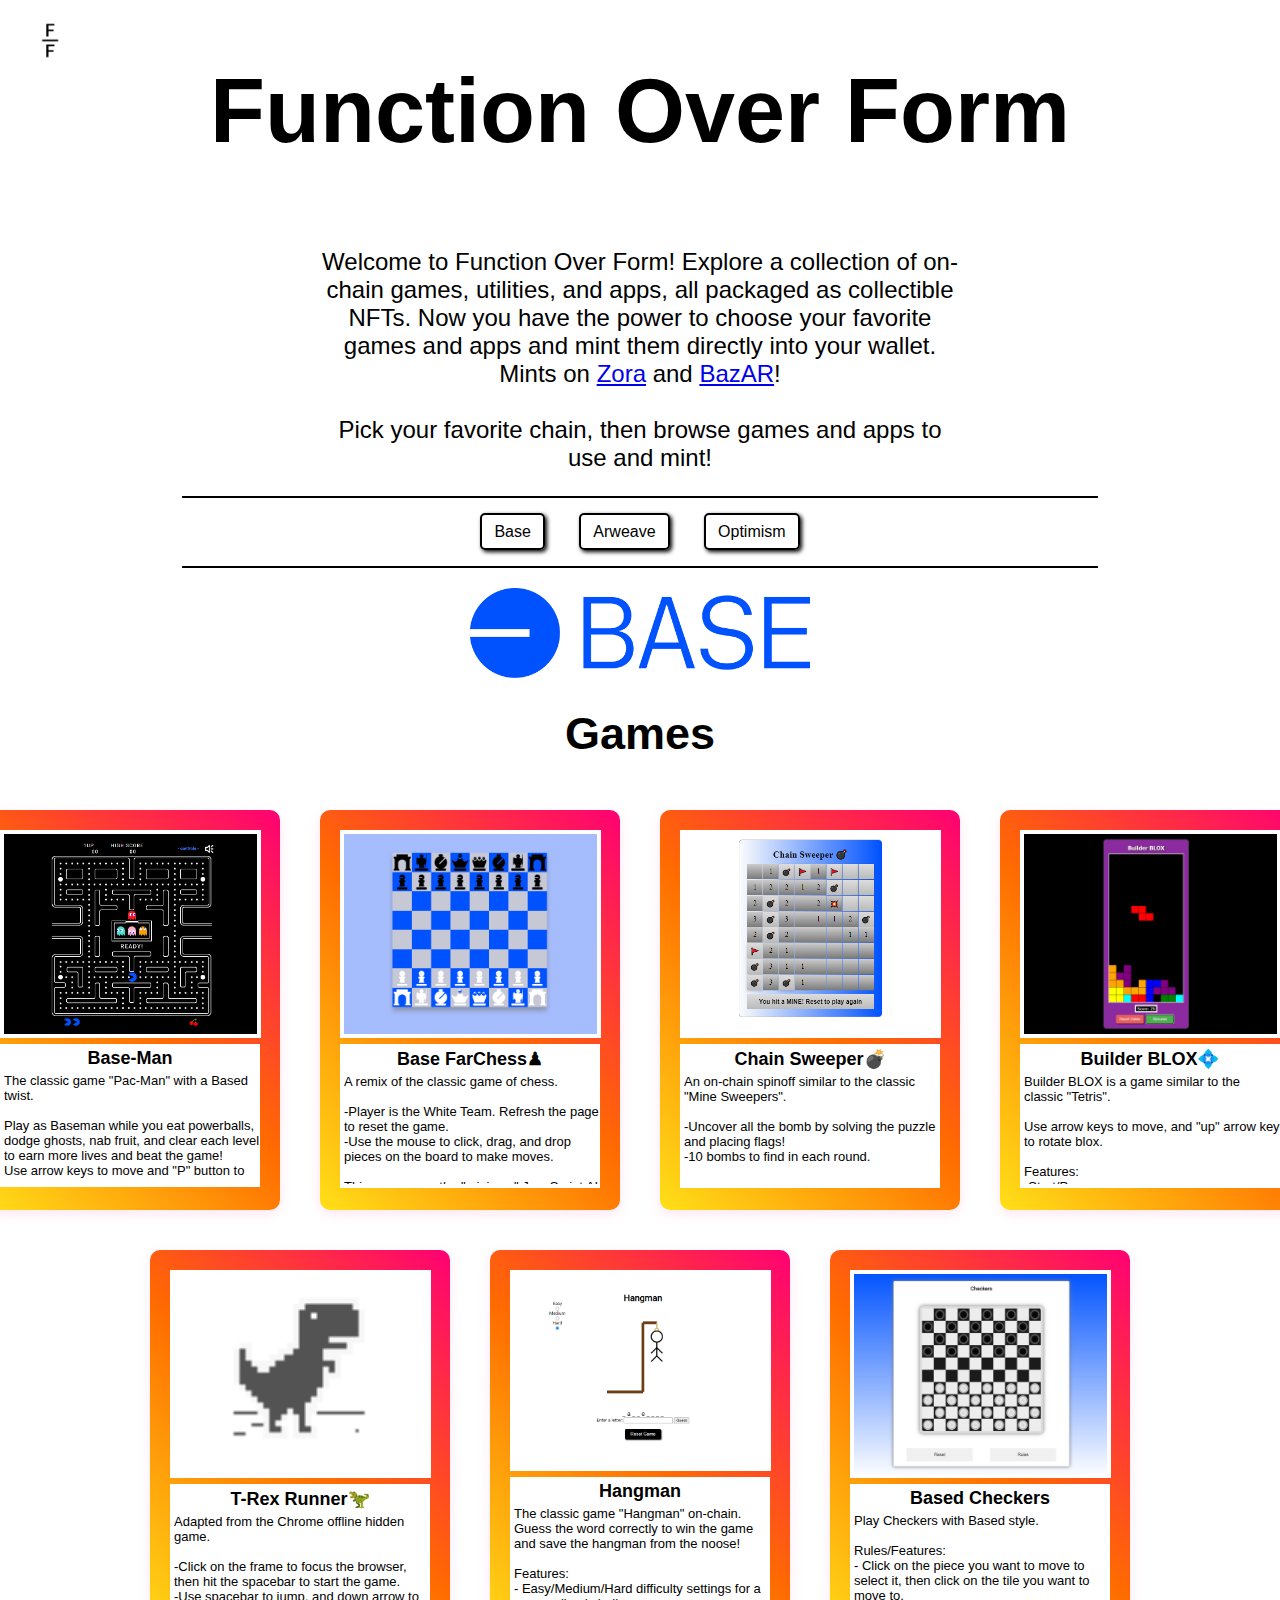
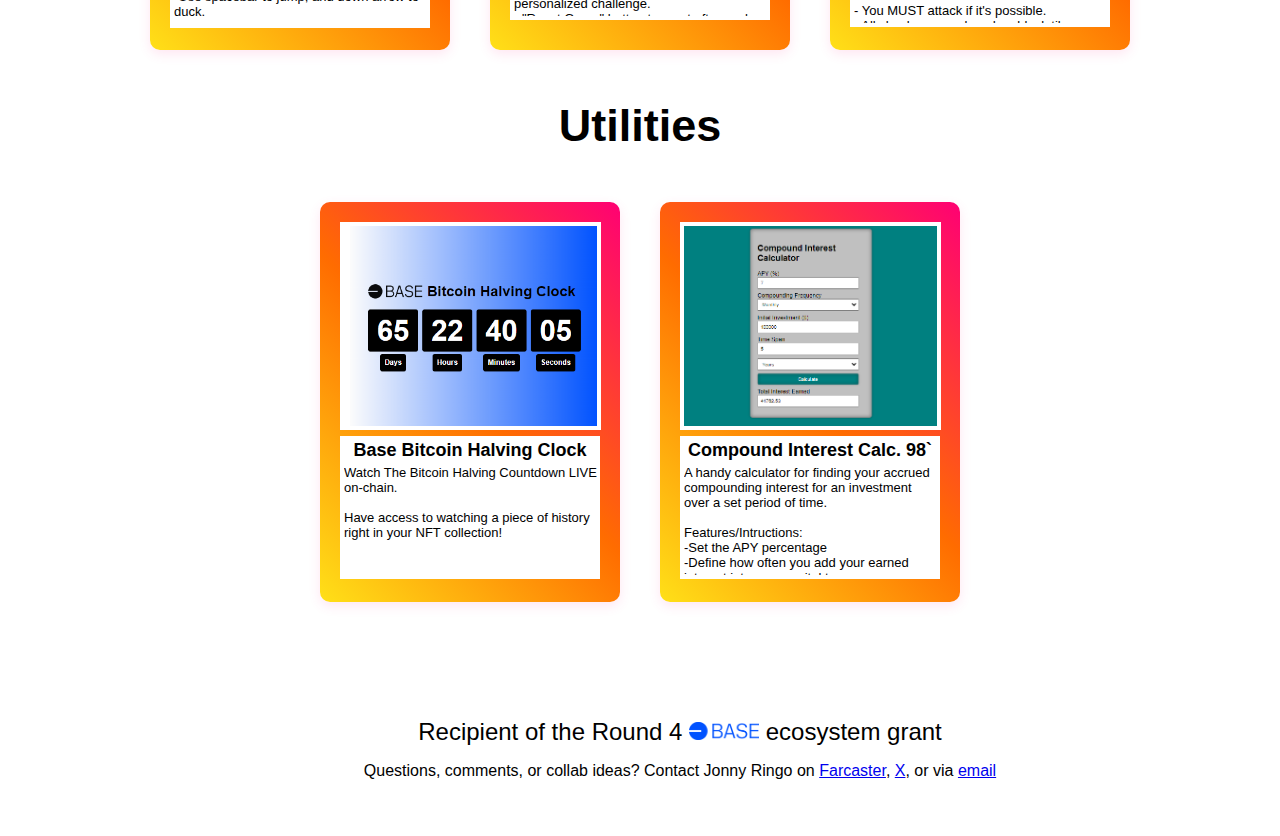
<file: index.html>
<!DOCTYPE html>
<html lang="en">
<head>
    <meta charset="UTF-8">
    <meta name="viewport" content="width=device-width, initial-scale=1.0">
    <meta name="description" content="Explore a collection of on-chain games, utilities, and apps, all packaged as unique NFTs on Base.">
    <meta name="keywords" content="games, apps, gallery, on-chain, NFT">
    <title>Function Over Form</title>
        <!-- Favicon -->
        <link rel="icon" type="image/png" href="img/ff_icon.png">

        <!-- Facebook/Discord/ETC Meta Tags -->
        <meta property="og:url" content="https://functionoverform.xyz/">
        <meta property="og:type" content="website">
        <meta property="og:title" content="Function Over Form - Base">
        <meta property="og:description" content="Explore a collection of on-chain games, utilities, and apps, all packaged as collectible NFTs.">
        <meta property="og:image" content="https://functionoverform.xyz/img/ffmeta.png">

        <!-- Twitter Meta Tags -->
        <meta name="twitter:card" content="summary_large_image">
        <meta property="twitter:domain" content="functionoverform.xyz">
        <meta property="twitter:url" content="https://functionoverform.xyz/">
        <meta name="twitter:title" content="Function Over Form - Base">
        <meta name="twitter:description" content="Explore a collection of on-chain games, utilities, and apps, all packaged as unique NFTs on Base.">
        <meta name="twitter:image" content="https://functionoverform.xyz/img/ffmeta.png">


    <link rel="stylesheet" href="styles.css">
    
</head>
<body>
    <header>
        <a href="index.html" id="home-link">
            <img src="img/ff_icon.png" alt="Home Icon">
        </a>
        <h1>Function Over Form</h1>
    </header>
    <div id="intro">
        <p>Welcome to Function Over Form! Explore a collection of on-chain games, utilities, and apps, all packaged as collectible NFTs. Now you have the power to choose your favorite games and apps and mint them directly into your wallet. 
            Mints on <a href="https://zora.co/collect/base:0x5f69da5da41e5472afb88fc291e7a92b7f15fbc5">Zora</a> and <a href="https://bazar.arweave.dev/#/collection/W8EbGomH4x-P-VqwrwSWTvcK3aIclRkAZPJL9rZytpc">BazAR</a>!
        <br><br>Pick your favorite chain, then browse games and apps to use and mint!</p>
    </div>
    <nav class="page-menu">
        <a id="nav" href="index.html">Base</a>
        <a id="nav" href="arweave.html">Arweave</a>
        <a id="nav" href="optimism.html">Optimism</a>
        
    </nav>

    <div>
        <img id="baselogo" src="img/baselogo.png" alt="BASE Logo">
        <section>
            
            <h1 id="games">Games</h1>
            <div id="gallery">

                <div class="card" onclick="window.open('https://zora.co/collect/base:0x5f69da5da41e5472afb88fc291e7a92b7f15fbc5/3?referrer=0xb386c139442a81a482424F11214E70625A2c7109', '_blank');">
                    <img src="img/baseman.png" alt="Base-Man">
                    <h2>Base-Man</h2>
                    <p>The classic game "Pac-Man" with a Based twist.<br><br>
                        Play as Baseman while you eat powerballs, dodge ghosts, nab fruit, and clear each level to earn more lives and beat the game!
                    <br>Use arrow keys to move and "P" button to pause.</p>
                </div>
                
                <div class="card" onclick="window.open('https://zora.co/collect/base:0x5f69da5da41e5472afb88fc291e7a92b7f15fbc5/6?referrer=0xb386c139442a81a482424F11214E70625A2c7109', '_blank');">
                    <img src="img/bchess.png" alt="Base FarChess♟">
                    <h2>Base FarChess♟</h2>
                    <p>A remix of the classic game of chess.<br>
                    <br>-Player is the White Team. Refresh the page to reset the game. 
                    <br>-Use the mouse to click, drag, and drop pieces on the board to make moves. 
                    <br><br>This game uses the "minimax" JavaScript AI chess engine to calculate Black's moves.<br>
                    <br>NOTE: If you get a "page unresponsive" Error, ignore it. The algo takes time to calculate, and it WILL move the opponent piece.</p>
                </div>
                
                
                <div class="card" onclick="window.open('https://zora.co/collect/base:0x5f69da5da41e5472afb88fc291e7a92b7f15fbc5/2?referrer=0xb386c139442a81a482424F11214E70625A2c7109', '_blank');">
                    <img src="img/sweep.png" alt="Chain Sweeper💣">
                    <h2>Chain Sweeper💣</h2>
                    <p>An on-chain spinoff similar to the classic "Mine Sweepers".<br><br>
                    -Uncover all the bomb by solving the puzzle and placing flags!<br>
                    -10 bombs to find in each round.</p>
                </div>
                
                
                <div class="card"  onclick="window.open('https://zora.co/collect/base:0x5f69da5da41e5472afb88fc291e7a92b7f15fbc5/5?referrer=0xb386c139442a81a482424F11214E70625A2c7109', '_blank');">
                    <img src="img/bbt.png" alt="Builder BLOX💠">
                    <h2>Builder BLOX💠</h2>
                    <p>Builder BLOX is a game similar to the classic "Tetris".<br>
                    <br>Use arrow keys to move, and "up" arrow key to rotate blox.<br>
                    <br>Features:
                    <br>-Start/Pause
                    <br>-Reset Game
                    <br>-Difficulty(speed) increase every 20 points earned
                    <br>-Point multipliers for clearing multiple rows</p>
                </div>
                
                
             
                
            </div>
        </section>
                  <!-- 2nd row of Gaming cards -->
        <section>
            <div id="gallery">

                <div class="card" onclick="window.open('https://zora.co/collect/base:0x5f69da5da41e5472afb88fc291e7a92b7f15fbc5/3?referrer=0xb386c139442a81a482424F11214E70625A2c7109', '_blank');">
                    <img src="img/trex.png" alt="T-Rex Runner🦖">
                    <h2>T-Rex Runner🦖</h2>
                    <p>Adapted from the Chrome offline hidden game.<br><br>
                    -Click on the frame to focus the browser, then hit the spacebar to start the game.
                    <br>-Use spacebar to jump, and down arrow to duck.</p>
                </div>
                
                <div class="card" onclick="window.open('https://zora.co/collect/base:0x5f69da5da41e5472afb88fc291e7a92b7f15fbc5/7?referrer=0xb386c139442a81a482424F11214E70625A2c7109', '_blank');">
                    <img src="img/hangman.png" alt="Hangman">
                    <h2>Hangman</h2>
                    <p>The classic game "Hangman" on-chain. Guess the word correctly to win the game and save the hangman from the noose!<br>
                        <br>Features: 
                        <br>- Easy/Medium/Hard difficulty settings for a personalized challenge. 
                        <br>- "Reset Game" button to reset after each game.
                        <br>- "Guess" button to submit each letter guess you enter.</p>
                    
                </div>


                <div class="card" onclick="window.open('https://zora.co/collect/base:0x5f69da5da41e5472afb88fc291e7a92b7f15fbc5/9?referrer=0xb386c139442a81a482424F11214E70625A2c7109', '_blank');">
                    <img src="img/checkerst.png" alt="Hangman">
                    <h2>Based Checkers</h2>
                    <p>Play Checkers with Based style.<br>
                        <br>Rules/Features: 
                        <br>- Click on the piece you want to move to select it, then click on the tile you want to move to. 
                        <br>- You MUST attack if it's possible.
                        <br>- All checkers are played on black tiles.
                        <br>- Basic pieces can only go forward. 
                        <br>- After reaching the end of the board basic a piece becomes a king.
                        <br>- You can jump multiple pieces if they are going forward, or the piece moving is a King.
                        <br>- King can go any direction.
                        <br>- Player wins when there's no enemy checkers left or if the enemy can't move.
                    </p>
                    
                </div>
                
                
            </div>
        </section>
        <section>
            <h1 id="utilities">Utilities</h1>
            <div id="utilityGallery">
                <!-- Utility gallery content -->
                
                <div class="card" onclick="window.open('https://zora.co/collect/base:0x5f69da5da41e5472afb88fc291e7a92b7f15fbc5/1?referrer=0xb386c139442a81a482424F11214E70625A2c7109', '_blank');">
                    <img src="img/bbc.png" alt="Base Bitcoin Halving Clock">
                    <h2>Base Bitcoin Halving Clock</h2>
                    <p>Watch The Bitcoin Halving Countdown LIVE on-chain.<br><br>
                    Have access to watching a piece of history right in your NFT collection!</p>
                </div>
                
    
                
                <div class="card" onclick="window.open('https://zora.co/collect/base:0x5f69da5da41e5472afb88fc291e7a92b7f15fbc5/4?referrer=0xb386c139442a81a482424F11214E70625A2c7109', '_blank');">
                    <img src="img/calc.png" alt="Compound Interest Calculator 98`">
                    <h2>Compound Interest Calc. 98`</h2>
                    <p>A handy calculator for finding your accrued compounding interest for an investment over a set period of time.<br>
                    <br>Features/Intructions:
                    <br>-Set the APY percentage
                    <br>-Define how often you add your earned interest into your capitol to earn more yield(Compounding Frequency)
                    <br>-Enter your total amount originally invested
                    <br>-Choose how long the investment will compound for, in years or months
                    <br>-Select "Calculate", and the total shown is the amount of interst you will earn(it does not include your original investment amount)</p>
                </div>
                <!-- Add more utility cards as needed -->
            </div>
        </section>

    
</body>

<footer>
    <p><a href="https://x.com/base/status/1776325576636481903" id="Based" target="_blank">Recipient of the Round 4 <img id="basefooter" src="img/baselogo.png" alt="BASE Logo"> ecosystem grant</a></p>
    <p id="footer-contact"> Questions, comments, or collab ideas? Contact Jonny Ringo on <a href="https://warpcast.com/jonnyringo.eth">Farcaster</a>, <a href="https://twitter.com/JonnyRingo711">X</a>, or via <a href="mailto:ravensnestx16r@gmail.com">email</a></p>
    
</footer>
</html>
</file>
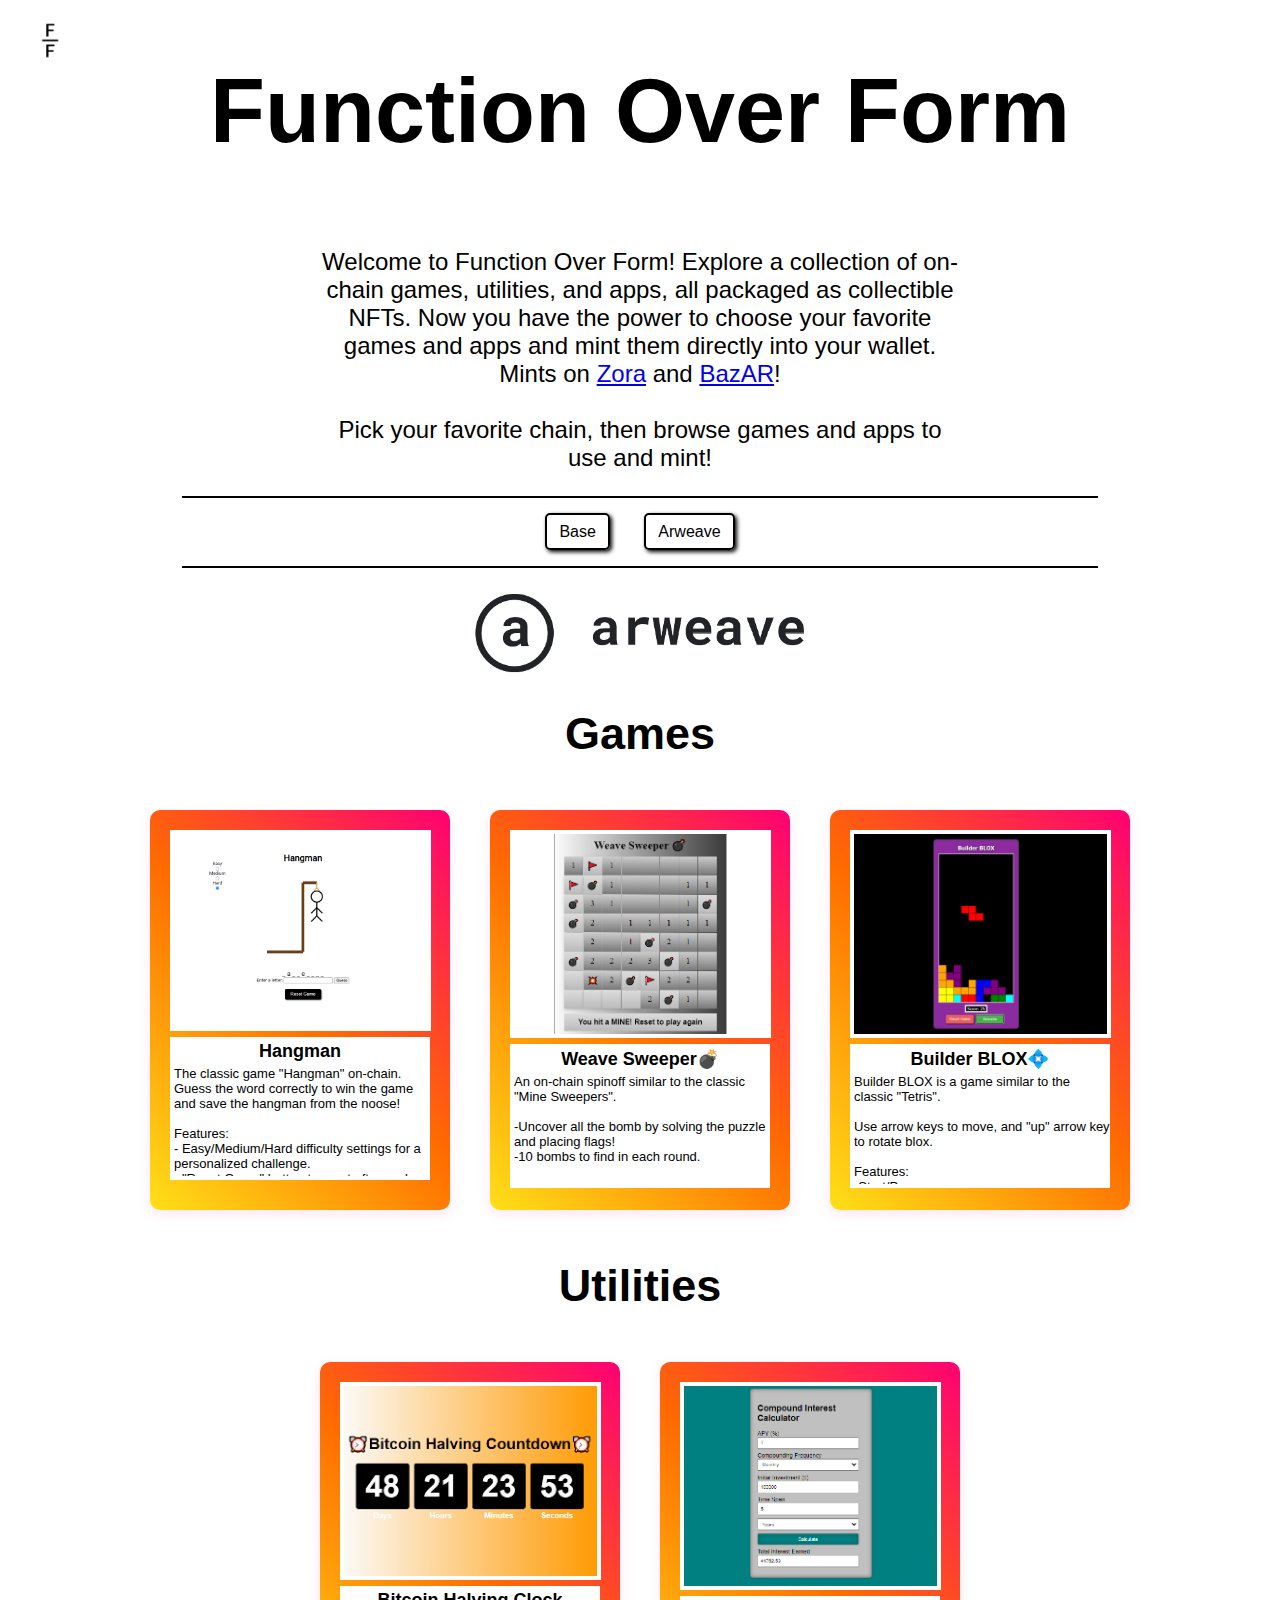
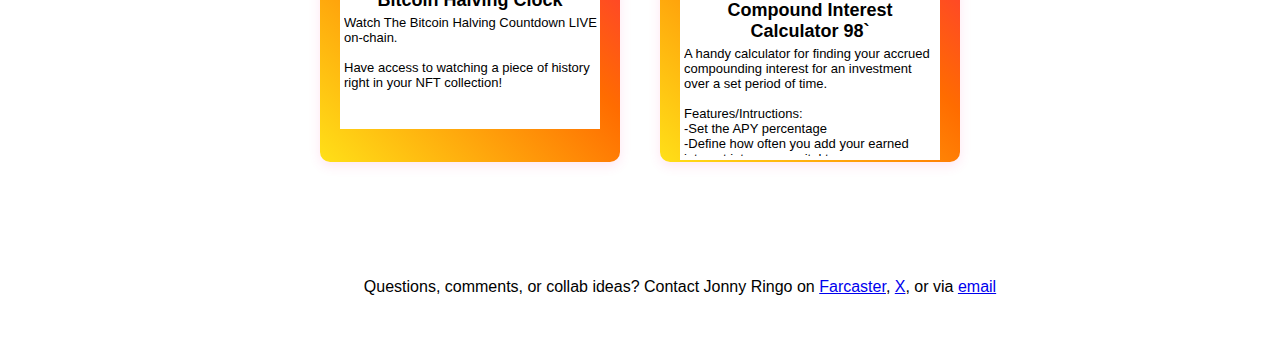
<file: arweave.html>
<!DOCTYPE html>
<html lang="en">
<head>
    <meta charset="UTF-8">
    <meta name="viewport" content="width=device-width, initial-scale=1.0">
    <meta name="description" content="Explore a collection of on-chain games, utilities, and apps, all packaged as unique NFTs on Base.">
    <meta name="keywords" content="games, apps, gallery, on-chain, NFT">
    <title>Function Over Form</title>
        <!-- Favicon -->
        <link rel="icon" type="image/png" href="img/ff_icon.png">

        <!-- Facebook/Discord/ETC Meta Tags -->
        <meta property="og:url" content="https://functionoverform.xyz/">
        <meta property="og:type" content="website">
        <meta property="og:title" content="Function Over Form">
        <meta property="og:description" content="Explore a collection of on-chain games, utilities, and apps, all packaged as collectible NFTs.">
        <meta property="og:image" content="https://functionoverform.xyz/img/ffmeta.png">

        <!-- Twitter Meta Tags -->
        <meta name="twitter:card" content="summary_large_image">
        <meta property="twitter:domain" content="functionoverform.xyz">
        <meta property="twitter:url" content="https://functionoverform.xyz/">
        <meta name="twitter:title" content="Function Over Form">
        <meta name="twitter:description" content="Explore a collection of on-chain games, utilities, and apps, all packaged as unique NFTs on Base.">
        <meta name="twitter:image" content="https://functionoverform.xyz/img/ffmeta.png">


    <link rel="stylesheet" href="styles.css">
    
</head>
<body>
    <header>
        <a href="index.html" id="home-link">
            <img src="img/ff_icon.png" alt="Home Icon">
        </a>
        <h1>Function Over Form</h1>
    </header>
    <div id="intro">
        <p>Welcome to Function Over Form! Explore a collection of on-chain games, utilities, and apps, all packaged as collectible NFTs. Now you have the power to choose your favorite games and apps and mint them directly into your wallet. 
            Mints on <a href="https://zora.co/collect/base:0x5f69da5da41e5472afb88fc291e7a92b7f15fbc5">Zora</a> and <a href="https://bazar.arweave.dev/#/asset/d8LJst6S5DxDMGE8ZraxM7FtvJMSJ4OhymTJsr3iHhE">BazAR</a>!
        <br><br>Pick your favorite chain, then browse games and apps to use and mint!</p>
    </div>
    <nav class="page-menu">
        <a href="index.html">Base</a>
        <a href="arweave.html">Arweave</a>
        
    </nav>

    <div>
        <img id="arweavelogo" src="img/alogo.png" alt="Arweave logo">
        <section>
            
            <h1 id="games">Games</h1>
            <div id="gallery">
                
                <div class="card" onclick="window.open('https://bazar.arweave.dev/#/asset/A6vBvnIngeUePIqreKsVClgZfXyaRctO39Ae64Cs1CM', '_blank');">
                    <img src="img/hangman.png" alt="Hangman">
                    <h2>Hangman</h2>
                    <p>The classic game "Hangman" on-chain. Guess the word correctly to win the game and save the hangman from the noose!<br>
                    <br>Features: 
                    <br>- Easy/Medium/Hard difficulty settings for a personalized challenge. 
                    <br>- "Reset Game" button to reset after each game.
                    <br>- "Guess" button to submit each letter guess you enter.</p>
                </div>
                
                
                <div class="card" onclick="window.open('https://zora.co/collect/base:0x5f69da5da41e5472afb88fc291e7a92b7f15fbc5/2?referrer=0xb386c139442a81a482424F11214E70625A2c7109', '_blank');">
                    <img src="img/wsweep.png" alt="Chain Sweeper💣">
                    <h2>Weave Sweeper💣</h2>
                    <p>An on-chain spinoff similar to the classic "Mine Sweepers".<br><br>
                    -Uncover all the bomb by solving the puzzle and placing flags!<br>
                    -10 bombs to find in each round.</p>
                </div>
                
                
                <div class="card"  onclick="window.open('https://bazar.arweave.dev/#/asset/d8LJst6S5DxDMGE8ZraxM7FtvJMSJ4OhymTJsr3iHhE', '_blank');">
                    <img src="img/bbt.png" alt="Builder BLOX💠">
                    <h2>Builder BLOX💠</h2>
                    <p>Builder BLOX is a game similar to the classic "Tetris".<br>
                    <br>Use arrow keys to move, and "up" arrow key to rotate blox.<br>
                    <br>Features:
                    <br>-Start/Pause
                    <br>-Reset Game
                    <br>-Difficulty(speed) increase every 20 points earned
                    <br>-Point multipliers for clearing multiple rows</p>
                </div>
                
                <!--
                <div class="card" onclick="window.open('https://zora.co/collect/base:0x5f69da5da41e5472afb88fc291e7a92b7f15fbc5/3?referrer=0xb386c139442a81a482424F11214E70625A2c7109', '_blank');">
                    <img src="img/trex.png" alt="T-Rex Runner🦖">
                    <h2>T-Rex Runner🦖</h2>
                    <p>Adapted from the Chrome offline hidden game.<br><br>
                    -Click on the frame to focus the browser, then hit the spacebar to start the game.
                    <br>-Use spacebar to jump, and down arrow to duck.</p>
                </div>
                -->
            </div>
        </section>
                  <!-- 2nd row of Gaming cards -->
        <section>
            <div id="gallery">
                <!--
                
                -->
                
            </div>
        </section>
        <section>
            <h1 id="utilities">Utilities</h1>
            <div id="utilityGallery">
                <!-- Utility gallery content -->
                
                <div class="card" onclick="window.open('https://bazar.arweave.dev/#/asset/rOkB-jJbzmHRTku17-bApbPFrf9jsVSvgqFSEifhVUQ', '_blank');">
                    <img src="img/bhc.png" alt="Base Bitcoin Halving Clock">
                    <h2>Bitcoin Halving Clock</h2>
                    <p>Watch The Bitcoin Halving Countdown LIVE on-chain.<br><br>
                    Have access to watching a piece of history right in your NFT collection!</p>
                </div>
                
    
                
                <div class="card" onclick="window.open('https://bazar.arweave.dev/#/asset/vHEeIjszewJg1odc3lIOEpYT1f5CPZk3tX9pBpIXhro', '_blank');">
                    <img src="img/calc.png" alt="Compound Interest Calculator 98`">
                    <h2>Compound Interest Calculator 98`</h2>
                    <p>A handy calculator for finding your accrued compounding interest for an investment over a set period of time.<br>
                    <br>Features/Intructions:
                    <br>-Set the APY percentage
                    <br>-Define how often you add your earned interest into your capitol to earn more yield(Compounding Frequency)
                    <br>-Enter your total amount originally invested
                    <br>-Choose how long the investment will compound for, in years or months
                    <br>-Select "Calculate", and the total shown is the amount of interst you will earn(it does not include your original investment amount)</p>
                </div>
                <!-- Add more utility cards as needed -->
            </div>
        </section>

    
</body>

<footer>
    <p id="footer-contact"> Questions, comments, or collab ideas? Contact Jonny Ringo on <a href="https://warpcast.com/jonnyringo.eth">Farcaster</a>, <a href="https://twitter.com/JonnyRingo711">X</a>, or via <a href="mailto:ravensnestx16r@gmail.com">email</a></p>
</footer>
</html>
</file>
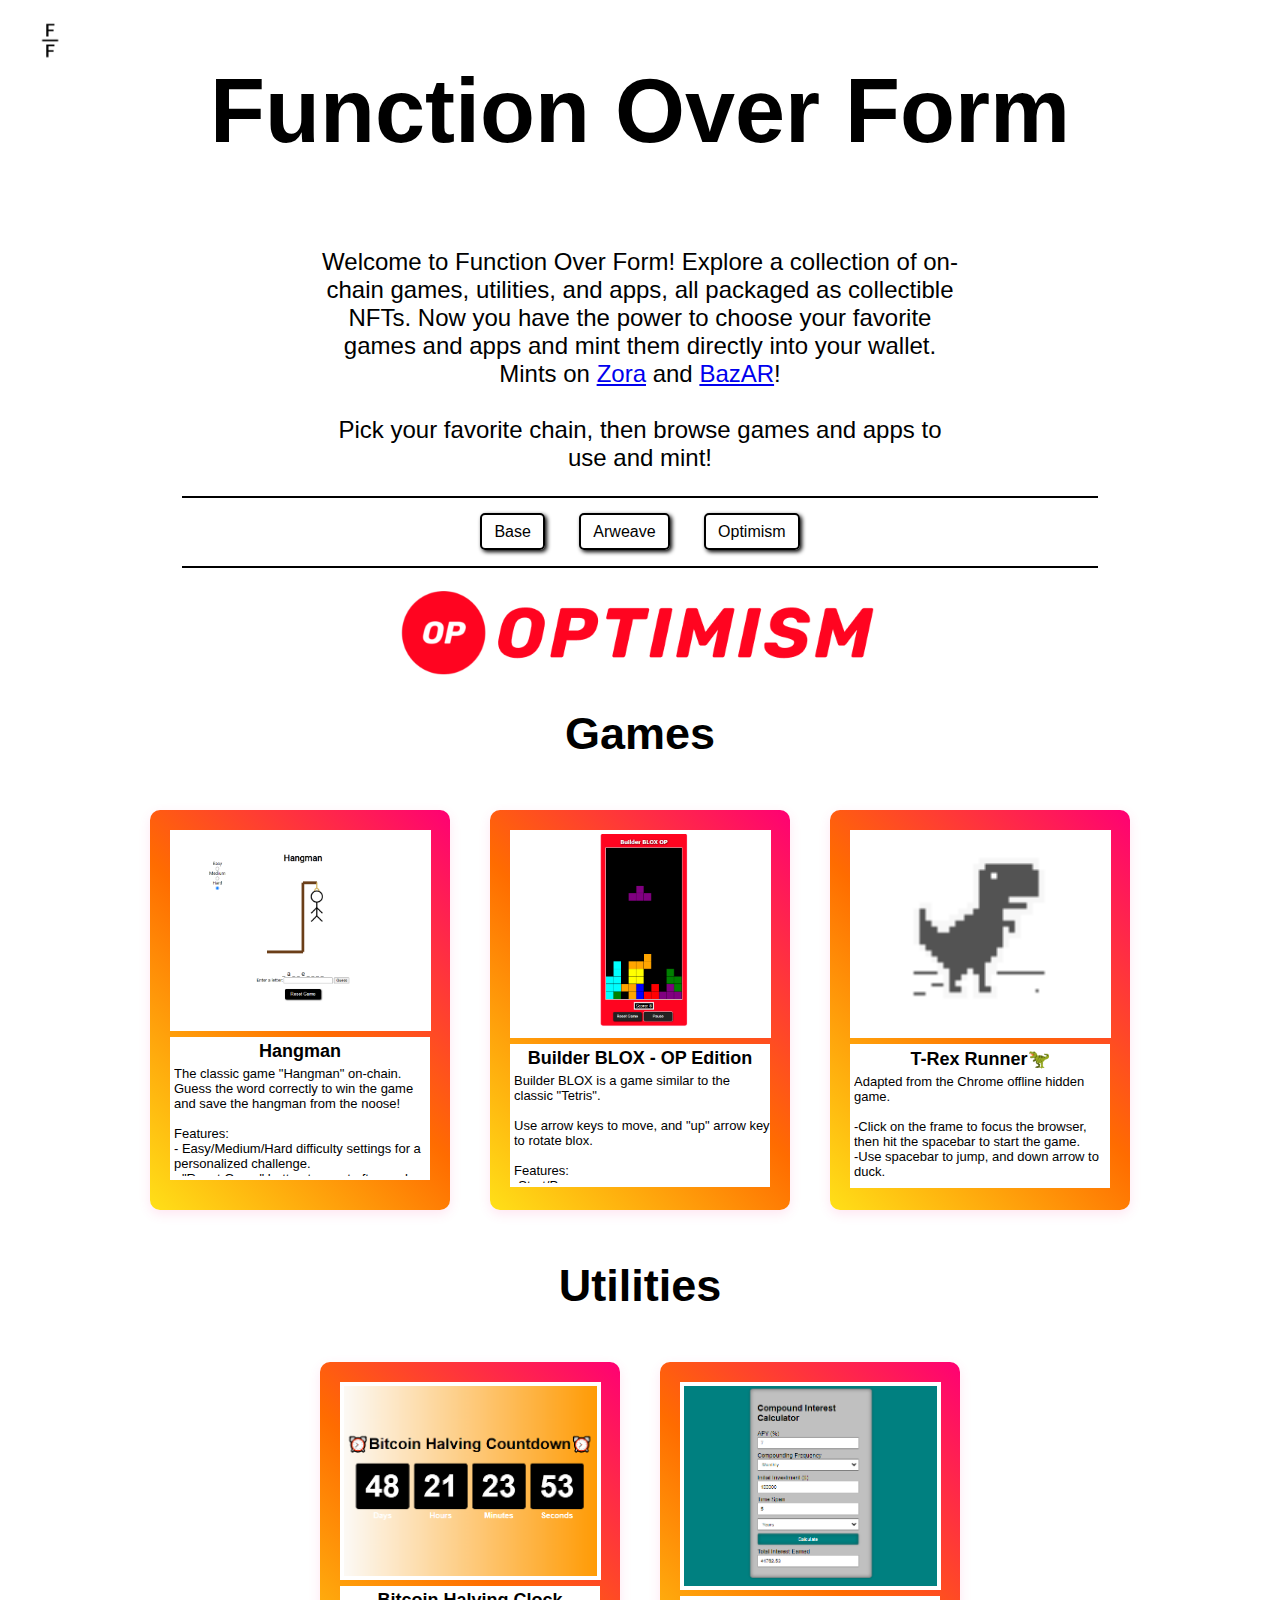
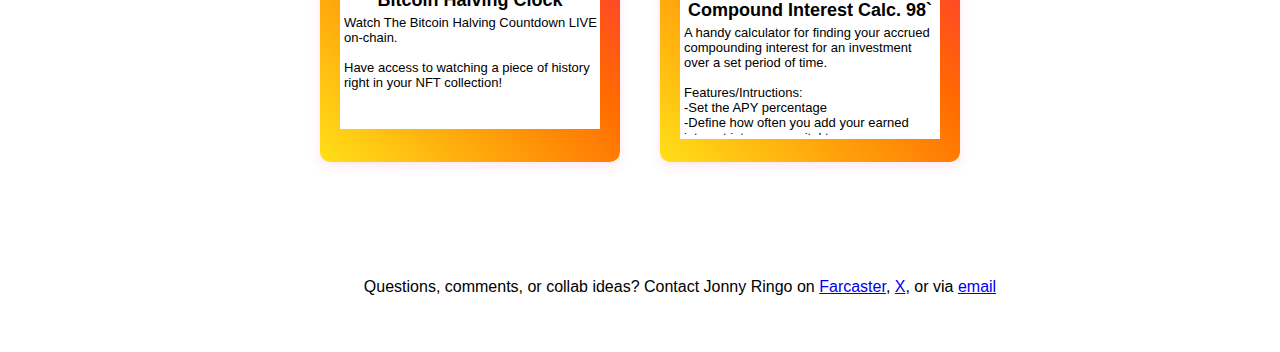
<file: optimism.html>
<!DOCTYPE html>
<html lang="en">
<head>
    <meta charset="UTF-8">
    <meta name="viewport" content="width=device-width, initial-scale=1.0">
    <meta name="description" content="Explore a collection of on-chain games, utilities, and apps, all packaged as unique NFTs on Base.">
    <meta name="keywords" content="games, apps, gallery, on-chain, NFT">
    <title>Function Over Form</title>
        <!-- Favicon -->
        <link rel="icon" type="image/png" href="img/ff_icon.png">

        <!-- Facebook/Discord/ETC Meta Tags -->
        <meta property="og:url" content="https://functionoverform.xyz/">
        <meta property="og:type" content="website">
        <meta property="og:title" content="Function Over Form - Optimism">
        <meta property="og:description" content="Explore a collection of on-chain games, utilities, and apps, all packaged as collectible NFTs.">
        <meta property="og:image" content="https://functionoverform.xyz/img/ffmeta.png">

        <!-- Twitter Meta Tags -->
        <meta name="twitter:card" content="summary_large_image">
        <meta property="twitter:domain" content="functionoverform.xyz">
        <meta property="twitter:url" content="https://functionoverform.xyz/">
        <meta name="twitter:title" content="Function Over Form - Optimism">
        <meta name="twitter:description" content="Explore a collection of on-chain games, utilities, and apps, all packaged as unique NFTs on Base.">
        <meta name="twitter:image" content="https://functionoverform.xyz/img/ffmeta.png">


    <link rel="stylesheet" href="styles.css">
    
</head>
<body>
    <header>
        <a href="index.html" id="home-link">
            <img src="img/ff_icon.png" alt="Home Icon">
        </a>
        <h1>Function Over Form</h1>
    </header>
    <div id="intro">
        <p>Welcome to Function Over Form! Explore a collection of on-chain games, utilities, and apps, all packaged as collectible NFTs. Now you have the power to choose your favorite games and apps and mint them directly into your wallet. 
            Mints on <a href="https://zora.co/collect/base:0x5f69da5da41e5472afb88fc291e7a92b7f15fbc5">Zora</a> and <a href="https://bazar.arweave.dev/#/asset/d8LJst6S5DxDMGE8ZraxM7FtvJMSJ4OhymTJsr3iHhE">BazAR</a>!
        <br><br>Pick your favorite chain, then browse games and apps to use and mint!</p>
    </div>
    <nav class="page-menu">
        <a href="index.html">Base</a>
        <a href="arweave.html">Arweave</a>
        <a href="optimism.html">Optimism</a>
        
    </nav>

    <div>
        <img id="oplogo" src="img/oplogo.png" alt="Arweave logo">
        <section>
            
            <h1 id="games">Games</h1>
            <div id="gallery">
                
                <div class="card" onclick="window.open('https://zora.co/collect/oeth:0x527004d2f541113a135c0c4416275e8dca4ca881/3?referrer=0xb386c139442a81a482424F11214E70625A2c7109', '_blank');">
                    <img src="img/hangman.png" alt="Hangman">
                    <h2>Hangman</h2>
                    <p>The classic game "Hangman" on-chain. Guess the word correctly to win the game and save the hangman from the noose!<br>
                    <br>Features: 
                    <br>- Easy/Medium/Hard difficulty settings for a personalized challenge. 
                    <br>- "Reset Game" button to reset after each game.
                    <br>- "Guess" button to submit each letter guess you enter.</p>
                </div>
                
                <!---
                <div class="card" onclick="window.open('https://zora.co/collect/base:0x5f69da5da41e5472afb88fc291e7a92b7f15fbc5/2?referrer=0xb386c139442a81a482424F11214E70625A2c7109', '_blank');">
                    <img src="img/wsweep.png" alt="Chain Sweeper💣">
                    <h2>Weave Sweeper💣</h2>
                    <p>An on-chain spinoff similar to the classic "Mine Sweepers".<br><br>
                    -Uncover all the bomb by solving the puzzle and placing flags!<br>
                    -10 bombs to find in each round.</p>
                </div>
                -->
                
                <div class="card"  onclick="window.open('https://zora.co/collect/oeth:0x527004d2f541113a135c0c4416275e8dca4ca881/2?referrer=0xb386c139442a81a482424F11214E70625A2c7109', '_blank');">
                    <img src="img/bbtop.png" alt="Builder BLOX - OP Edition">
                    <h2>Builder BLOX - OP Edition</h2>
                    <p>Builder BLOX is a game similar to the classic "Tetris".<br>
                    <br>Use arrow keys to move, and "up" arrow key to rotate blox.<br>
                    <br>Features:
                    <br>-Start/Pause
                    <br>-Reset Game
                    <br>-Difficulty(speed) increase every 20 points earned
                    <br>-Point multipliers for clearing multiple rows</p>
                </div>
                
                
                <div class="card" onclick="window.open('https://zora.co/collect/oeth:0x527004d2f541113a135c0c4416275e8dca4ca881/5?referrer=0xb386c139442a81a482424F11214E70625A2c7109', '_blank');">
                    <img src="img/trex.png" alt="T-Rex Runner🦖">
                    <h2>T-Rex Runner🦖</h2>
                    <p>Adapted from the Chrome offline hidden game.<br><br>
                    -Click on the frame to focus the browser, then hit the spacebar to start the game.
                    <br>-Use spacebar to jump, and down arrow to duck.</p>
                </div>
                
            </div>
        </section>
                  <!-- 2nd row of Gaming cards -->
        <section>
            <div id="gallery">
                <!--
                
                -->
                
            </div>
        </section>
        <section>
            <h1 id="utilities">Utilities</h1>
            <div id="utilityGallery">
                <!-- Utility gallery content -->
                
                <div class="card" onclick="window.open('https://zora.co/collect/oeth:0x527004d2f541113a135c0c4416275e8dca4ca881/1?referrer=0xb386c139442a81a482424F11214E70625A2c7109', '_blank');">
                    <img src="img/bhc.png" alt="Base Bitcoin Halving Clock">
                    <h2>Bitcoin Halving Clock</h2>
                    <p>Watch The Bitcoin Halving Countdown LIVE on-chain.<br><br>
                    Have access to watching a piece of history right in your NFT collection!</p>
                </div>
                
    
                
                <div class="card" onclick="window.open('https://zora.co/collect/oeth:0x527004d2f541113a135c0c4416275e8dca4ca881/4?referrer=0xb386c139442a81a482424F11214E70625A2c7109', '_blank');">
                    <img src="img/calc.png" alt="Compound Interest Calculator 98`">
                    <h2>Compound Interest Calc. 98`</h2>
                    <p>A handy calculator for finding your accrued compounding interest for an investment over a set period of time.<br>
                    <br>Features/Intructions:
                    <br>-Set the APY percentage
                    <br>-Define how often you add your earned interest into your capitol to earn more yield(Compounding Frequency)
                    <br>-Enter your total amount originally invested
                    <br>-Choose how long the investment will compound for, in years or months
                    <br>-Select "Calculate", and the total shown is the amount of interst you will earn(it does not include your original investment amount)</p>
                </div>
                <!-- Add more utility cards as needed -->
            </div>
        </section>

    
</body>

<footer>
    <p id="footer-contact"> Questions, comments, or collab ideas? Contact Jonny Ringo on <a href="https://warpcast.com/jonnyringo.eth">Farcaster</a>, <a href="https://twitter.com/JonnyRingo711">X</a>, or via <a href="mailto:ravensnestx16r@gmail.com">email</a></p>
</footer>
</html>
</file>
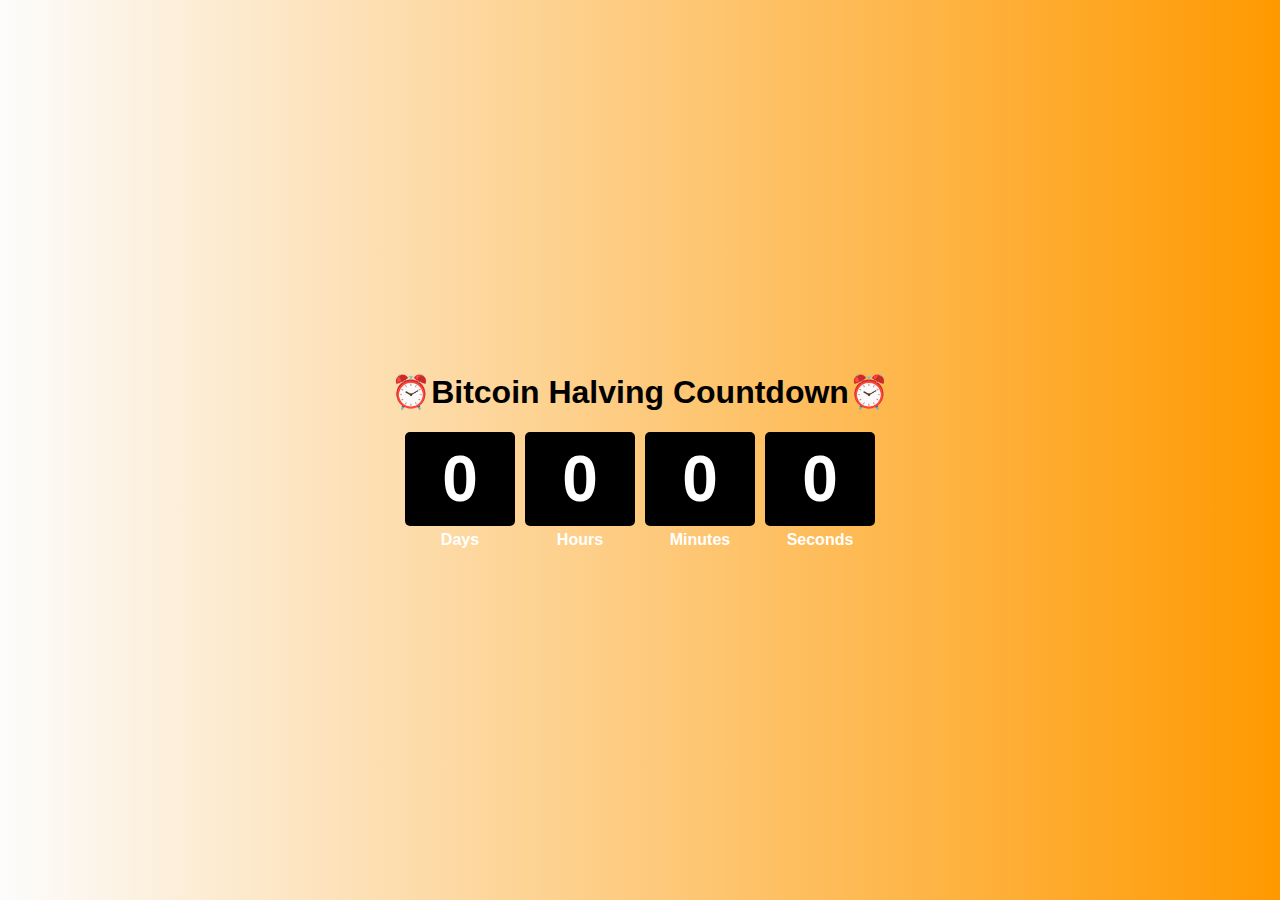
<file: NFTs/BTC Clock.html>
<!DOCTYPE html>
<html lang="en">
<head>
  <meta charset="UTF-8">
  <meta name="viewport" content="width=device-width, initial-scale=1.0">
  <title>Bitcoin Halving Countdown</title>
  <style>
    body {
      display: flex;
      align-items: center;
      justify-content: center;
      height: 100vh;
      margin: 0;
      background: linear-gradient(to right, #fcfcfc, #FF9900);
      color: #fff;
      font-family: 'Arial', sans-serif;
    }

    .countdown-container {
      text-align: center;
    }

    .countdown {
      display: flex;
      justify-content: center;
      gap: 10px;
    }

    .countdown-item {
      display: flex;
      flex-direction: column;
      align-items: center;
    }

    .countdown-value {
      font-size: 4em;
      font-weight: bold;
      background-color: #000000;
      color: #fff;
      padding: 10px;
      border-radius: 5px;
      width: 90px;
    }

    .countdown-label {
      margin-top: 5px;
      font-weight: bold;
    }

    h1 {
      color: #000000;
    }
  </style>
</head>
<body>
  <div class="countdown-container">
    <h1>⏰Bitcoin Halving Countdown⏰</h1>
    <div class="countdown">
      <div class="countdown-item">
        <div id="days" class="countdown-value">0</div>
        <div class="countdown-label">Days</div>
      </div>
      <div class="countdown-item">
        <div id="hours" class="countdown-value">0</div>
        <div class="countdown-label">Hours</div>
      </div>
      <div class="countdown-item">
        <div id="minutes" class="countdown-value">0</div>
        <div class="countdown-label">Minutes</div>
      </div>
      <div class="countdown-item">
        <div id="seconds" class="countdown-value">0</div>
        <div class="countdown-label">Seconds</div>
      </div>
    </div>
  </div>
  <script>
    // Retrieve the current block height from a public blockchain explorer API
fetch('https://blockchain.info/q/getblockcount')
.then(response => response.json())
.then(data => {
  // Calculate the time until the next halving event
  const halvingInterval = 210000; // Number of blocks between each halving
  const currentBlockHeight = data;
  const blocksUntilHalving = halvingInterval - (currentBlockHeight % halvingInterval);
  let secondsUntilHalving = blocksUntilHalving * 9.5 * 60; // Assuming 10 minutes per block

  // Update the countdown elements with the calculated time
  const daysElement = document.getElementById('days');
  const hoursElement = document.getElementById('hours');
  const minutesElement = document.getElementById('minutes');
  const secondsElement = document.getElementById('seconds');

  function updateCountdown() {
    const seconds = secondsUntilHalving % 60;
    const minutes = Math.floor(secondsUntilHalving / 60) % 60;
    const hours = Math.floor(secondsUntilHalving / 3600) % 24;
    const days = Math.floor(secondsUntilHalving / (3600 * 24));

    daysElement.textContent = padZero(days);
    hoursElement.textContent = padZero(hours);
    minutesElement.textContent = padZero(minutes);
    secondsElement.textContent = padZero(seconds);

    secondsUntilHalving--;
    if (secondsUntilHalving < 0) {
      clearInterval(interval);
      daysElement.textContent = '0';
      hoursElement.textContent = '0';
      minutesElement.textContent = '0';
      secondsElement.textContent = '0';
    }
  }

  updateCountdown();
  const interval = setInterval(updateCountdown, 1000); // Update every second

})
.catch(error => console.error('Failed to retrieve block height:', error));

// Function to pad single digit numbers with leading zero
function padZero(num) {
  return (num < 10 ? '0' : '') + num;
}
  </script>
</body>
</html>
</file>
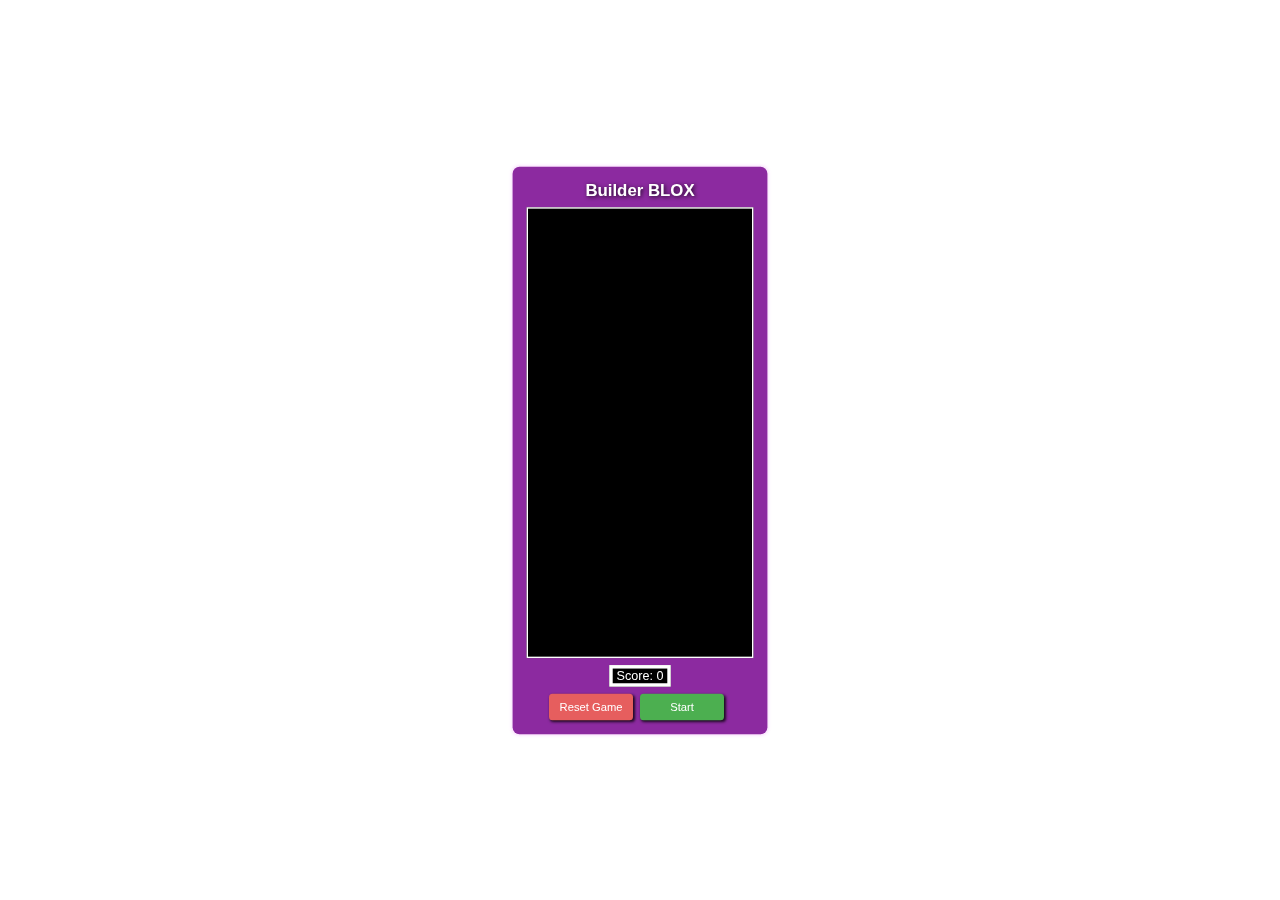
<file: NFTs/Builder Blox.html>
<!DOCTYPE html>
<html>
<head>
  <title>Builder Blox</title>
  <meta charset="UTF-8">
  <style>
    html, body {
      height: 100%;
      margin: 0;
      font-family: 'Tahoma', sans-serif;
    }

    body {
      display: flex;
      flex-direction: column;
      align-items: center;
      justify-content: center;
    }

    #game-container {
      position: relative;
      display: flex;
      flex-direction: column;
      align-items: center;
      background-color: #8c2aa0; /* Console background color */
      padding: 20px; /* Padding for the console appearance */
      border-radius: 10px; /* Rounded corners for the console */
      box-shadow: 0 0 5px rgba(246, 205, 252, 0.918); /* Box shadow for a 3D effect */
      transform: scale(0.70); /* Scale the entire console by 75% */
    }

    #console-header {
      font-size: 24px;
      font-weight: bolder;
      color: white;
      text-shadow: 2px 2px 6px rgba(0, 0, 0, 0.8);
      margin-bottom: 10px;
    }

    canvas {
      border: 2px solid white;
      background-color: black;
    }

    #score {
      position: relative;
      border: 5px solid white; 
      padding-left: 5px;
      padding-right: 5px;
      background-color: black;
      margin-top: 10px;
      color: white;
      font-size: 18px;
    }

    #button-container {
      display: flex;
      margin-top: 10px;
    }

    #start-button {
      width: 120px; /* Set a fixed width for the buttons */
      background-color: #4CAF50;
      color: white;
      padding: 10px;
      font-size: 16px;
      cursor: pointer;
      border: none;
      border-radius: 5px;
      margin-right: 10px;
      box-shadow: 2px 2px 4px rgba(0, 0, 0, 0.8);
      transition: box-shadow 0.2s ease;
    }

    #reset-button {
      width: 120px; /* Set a fixed width for the buttons */
      background-color: #e65e5e;
      color: white;
      padding: 10px;
      font-size: 16px;
      cursor: pointer;
      border: none;
      border-radius: 5px;
      margin-right: 10px;
      box-shadow: 2px 2px 4px rgba(0, 0, 0, 0.8);
      transition: box-shadow 0.2s ease;
    }

    #start-button:active,
    #reset-button:active {
     box-shadow: none; /* Remove box shadow when the button is pressed */
    }

  </style>
</head>
<body>
  <div id="game-container">
    <div id="console-header">Builder BLOX</div>
    <canvas width="320" height="640" id="game"></canvas>
    <div id="score">Score: 0</div>
    <div id="button-container">
      <button id="reset-button" onclick="resetGame()">Reset Game</button>
      <button id="start-button" onclick="startPauseGame()">Start</button>
    </div>
  </div>
  

  <script>
    // https://tetris.fandom.com/wiki/Tetris_Guideline
    
    // get a random integer between the range of [min,max]
    // @see https://stackoverflow.com/a/1527820/2124254
    let score = 0;
    function getRandomInt(min, max) {
    min = Math.ceil(min);
    max = Math.floor(max);
  
    return Math.floor(Math.random() * (max - min + 1)) + min;
  }
  
  // generate a new tetromino sequence
  // @see https://tetris.fandom.com/wiki/Random_Generator
  function generateSequence() {
    const sequence = ['I', 'J', 'L', 'O', 'S', 'T', 'Z'];
  
    while (sequence.length) {
      const rand = getRandomInt(0, sequence.length - 1);
      const name = sequence.splice(rand, 1)[0];
      tetrominoSequence.push(name);
    }
  }
  
  // get the next tetromino in the sequence
  function getNextTetromino() {
    if (tetrominoSequence.length === 0) {
      generateSequence();
    }
  
    const name = tetrominoSequence.pop();
    const matrix = tetrominos[name];
  
    // I and O start centered, all others start in left-middle
    const col = playfield[0].length / 2 - Math.ceil(matrix[0].length / 2);
  
    // I starts on row 21 (-1), all others start on row 22 (-2)
    const row = name === 'I' ? -1 : -2;
  
    return {
      name: name,      // name of the piece (L, O, etc.)
      matrix: matrix,  // the current rotation matrix
      row: row,        // current row (starts offscreen)
      col: col         // current col
    };
  }
  
  // rotate an NxN matrix 90deg
  // @see https://codereview.stackexchange.com/a/186834
  function rotate(matrix) {
    const N = matrix.length - 1;
    const result = matrix.map((row, i) =>
      row.map((val, j) => matrix[N - j][i])
    );
  
    return result;
  }
  
  // check to see if the new matrix/row/col is valid
  function isValidMove(matrix, cellRow, cellCol) {
    for (let row = 0; row < matrix.length; row++) {
      for (let col = 0; col < matrix[row].length; col++) {
        if (matrix[row][col] && (
            // outside the game bounds
            cellCol + col < 0 ||
            cellCol + col >= playfield[0].length ||
            cellRow + row >= playfield.length ||
            // collides with another piece
            playfield[cellRow + row][cellCol + col])
          ) {
          return false;
        }
      }
    }
  
    return true;
  }
  
// place the tetromino on the playfield
function placeTetromino() {
  let rowsClearedThisTurn = 0; // Track the number of rows cleared in this turn

  for (let row = 0; row < tetromino.matrix.length; row++) {
    for (let col = 0; col < tetromino.matrix[row].length; col++) {
      if (tetromino.matrix[row][col]) {

        // game over if piece has any part offscreen
        if (tetromino.row + row < 0) {
          return showGameOver();
        }

        playfield[tetromino.row + row][tetromino.col + col] = tetromino.name;
      }
    }
  }

  // check for line clears starting from the bottom and working our way up
  for (let row = playfield.length - 1; row >= 0; ) {
    if (playfield[row].every(cell => !!cell)) {

      // drop every row above this one
      for (let r = row; r >= 0; r--) {
        for (let c = 0; c < playfield[r].length; c++) {
          playfield[r][c] = playfield[r - 1][c];
        }
      }

      // Increment the rowsCleared counter and rowsClearedThisTurn
      rowsCleared++;
      rowsClearedThisTurn++;

    } else {
      row--;
    }
  }

  // Calculate score based on the number of rows cleared simultaneously
  score += rowsClearedThisTurn * rowsClearedThisTurn;

  // Update the score display
  updateScoreDisplay();

  tetromino = getNextTetromino();
}



// Update the score display
function updateScoreDisplay() {
  const scoreElement = document.getElementById('score');
  scoreElement.innerText = 'Score: ' + score;
}

  
  // show the game over screen
  function showGameOver() {
    cancelAnimationFrame(rAF);
    gameOver = true;
  
    context.fillStyle = 'black';
    context.globalAlpha = 0.75;
    context.fillRect(0, canvas.height / 2 - 30, canvas.width, 60);
  
    context.globalAlpha = 1;
    context.fillStyle = 'white';
    context.font = '36px monospace';
    context.textAlign = 'center';
    context.textBaseline = 'middle';
    context.fillText('GAME OVER!', canvas.width / 2, canvas.height / 2);
  }
  
  const canvas = document.getElementById('game');
  const context = canvas.getContext('2d');
  const grid = 32;
  const tetrominoSequence = [];
  
  // keep track of what is in every cell of the game using a 2d array
  // tetris playfield is 10x20, with a few rows offscreen
  const playfield = [];
  
  // populate the empty state
  for (let row = -2; row < 20; row++) {
    playfield[row] = [];
  
    for (let col = 0; col < 10; col++) {
      playfield[row][col] = 0;
    }
  }
  
  // how to draw each tetromino
  // @see https://tetris.fandom.com/wiki/SRS
  const tetrominos = {
    'I': [
      [0,0,0,0],
      [1,1,1,1],
      [0,0,0,0],
      [0,0,0,0]
    ],
    'J': [
      [1,0,0],
      [1,1,1],
      [0,0,0],
    ],
    'L': [
      [0,0,1],
      [1,1,1],
      [0,0,0],
    ],
    'O': [
      [1,1],
      [1,1],
    ],
    'S': [
      [0,1,1],
      [1,1,0],
      [0,0,0],
    ],
    'Z': [
      [1,1,0],
      [0,1,1],
      [0,0,0],
    ],
    'T': [
      [0,1,0],
      [1,1,1],
      [0,0,0],
    ]
  };
  
  // color of each tetromino
  const colors = {
    'I': 'cyan',
    'O': 'yellow',
    'T': 'purple',
    'S': 'green',
    'Z': 'red',
    'J': 'blue',
    'L': 'orange'
  };
  
  let count = 0;
  let tetromino = getNextTetromino();
  let rAF = null;  // keep track of the animation frame so we can cancel it
  let gameOver = false;

  // Game score variables
  let rowsCleared = 0;


// Game loop
function loop() {
  if (gameRunning) {
    rAF = requestAnimationFrame(loop);
  }

  context.clearRect(0, 0, canvas.width, canvas.height);

  // Draw the playfield
  for (let row = 0; row < 20; row++) {
    for (let col = 0; col < 10; col++) {
      if (playfield[row][col]) {
        const name = playfield[row][col];
        context.fillStyle = colors[name];

        // Drawing 1 px smaller than the grid creates a grid effect
        context.fillRect(col * grid, row * grid, grid - 1, grid - 1);
      }
    }
  }

  // Update falling speed based on the score
  updateFallingSpeed();

  // Draw the active tetromino
  if (tetromino) {

    // Tetromino falls every X frames, where X is the falling speed
    if (++count > speed) {
      tetromino.row++;
      count = 0;

      // Place piece if it runs into anything
      if (!isValidMove(tetromino.matrix, tetromino.row, tetromino.col)) {
        tetromino.row--;
        placeTetromino();
      }
    }

    context.fillStyle = colors[tetromino.name];

    for (let row = 0; row < tetromino.matrix.length; row++) {
      for (let col = 0; col < tetromino.matrix[row].length; col++) {
        if (tetromino.matrix[row][col]) {

          // Drawing 1 px smaller than the grid creates a grid effect
          context.fillRect((tetromino.col + col) * grid, (tetromino.row + row) * grid, grid - 1, grid - 1);
        }
      }
    }
  }
}


     // Game speed variables
  let baseSpeed = 35; // Initial falling speed (frames per second)
  let speed = baseSpeed;

  // Flag to track whether speed has been updated
let speedUpdated = false;

// Counter to track the last updated score for speed
let lastUpdatedScore = 0;

// Function to update falling speed based on the score
function updateFallingSpeed() {
  const speedIncrement = 1;
  const speedInterval = 20; 

  console.log('Current score:', score);

  if (score >= lastUpdatedScore + speedInterval) {
    const newSpeed = baseSpeed - Math.floor(score / speedInterval) * speedIncrement;
    console.log('Updated speed:', newSpeed);
    speed = newSpeed;

    // Update the last updated score
    lastUpdatedScore = score;
  }
}

  // listen to keyboard events to move the active tetromino
  document.addEventListener('keydown', function(e) {
    if (gameOver) return;

    // left and right arrow keys (move)
    if (e.which === 37 || e.which === 39) {
      const col = e.which === 37
        ? tetromino.col - 1
        : tetromino.col + 1;

      if (isValidMove(tetromino.matrix, tetromino.row, col)) {
        tetromino.col = col;
      }
    }

    // up arrow key (rotate)
    if (e.which === 38) {
      const matrix = rotate(tetromino.matrix);
      if (isValidMove(matrix, tetromino.row, tetromino.col)) {
        tetromino.matrix = matrix;
      }
    }

    // down arrow key (drop)
    if(e.which === 40) {
      const row = tetromino.row + 1;

      if (!isValidMove(tetromino.matrix, row, tetromino.col)) {
        tetromino.row = row - 1;

        placeTetromino();
        return;
      }

      tetromino.row = row;
    }
  });

  // start the game
  rAF = requestAnimationFrame(loop);
  // Reset button logic
  document.addEventListener('DOMContentLoaded', function () {
    const resetButton = document.getElementById('reset-button');
    resetButton.addEventListener('click', resetGame);
  });

   // Function to reset the game
function resetGame() {
  // Clear the previous requestAnimationFrame
  cancelAnimationFrame(rAF);

  // Reset game variables
  rowsCleared = 0;
  gameOver = false;
  count = 0; // Reset the count variable
  playfield.forEach(row => row.fill(0)); // Clear the playfield

  // Reset the score variable, lastUpdatedScore, and speed
  score = 0;
  lastUpdatedScore = 0;
  speed = baseSpeed;

  // Reset the score display
  updateScoreDisplay();

  // Get the next tetromino and start the game loop
  tetromino = getNextTetromino();
  rAF = requestAnimationFrame(loop);
}


// Add a variable to track whether the game is currently running
let gameRunning = false;

// Function to start or pause the game
function startPauseGame() {
  if (gameOver) return; // Don't allow starting or pausing if the game is over

  if (!gameRunning) {
    // Start the game
    gameRunning = true;
    document.getElementById('start-button').innerText = 'Pause';
    rAF = requestAnimationFrame(loop);
  } else {
    // Pause the game
    gameRunning = false;
    document.getElementById('start-button').innerText = 'Resume';
    cancelAnimationFrame(rAF);
  }
}
</script>
</body>
</html>
</file>
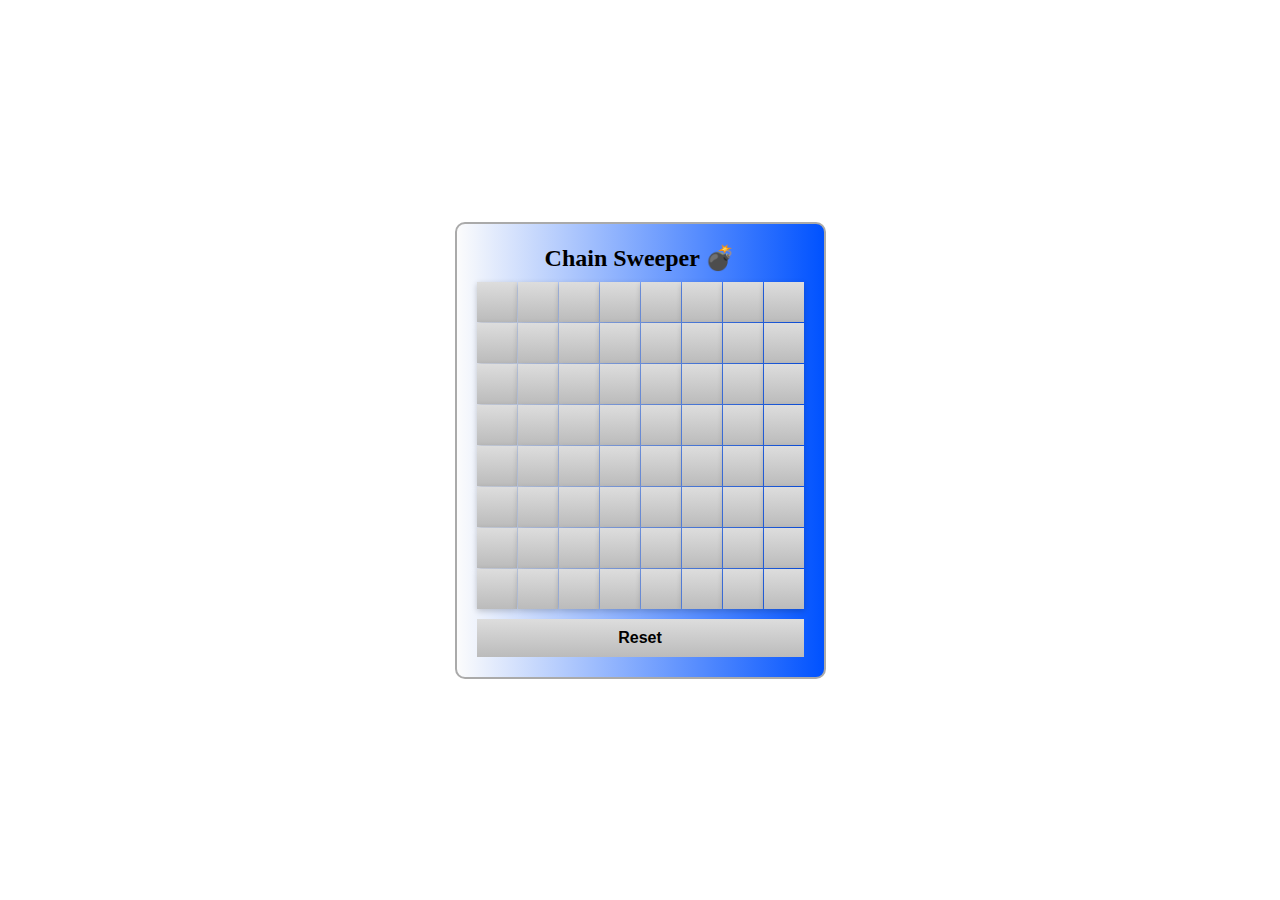
<file: NFTs/Chain Sweeper.html>
<!DOCTYPE html>
<html lang="en">
<head>
    <meta charset="UTF-8">
    <meta name="viewport" content="width=device-width, initial-scale=1.0">
    <title>Chain Sweeper</title>
    <style>
        body {
            display: flex;
            align-items: center;
            justify-content: center;
            flex-direction: column;
            height: 100vh;
            margin: 0;
            perspective: 600px;
        }

        .console {
            display: flex;
            flex-direction: column;
            align-items: center;
            border: 2px solid #aaa;
            padding: 20px;
            border-radius: 10px;
            background: linear-gradient(to right, #fcfcfc, #0052ff);
        }

        .header {
            font-size: 24px;
            margin-bottom: 10px;
            font-weight: bolder;
        }

        .grid {
            display: grid;
            grid-template-columns: repeat(8, 40px);
            gap: 1px;
            transform-style: preserve-3d;
        }

        .cell {
            width: 40px;
            height: 40px;
            border: none;
            background: linear-gradient(to bottom, #ddd, #bbb);
            display: flex;
            align-items: center;
            justify-content: center;
            font-size: 18px;
            cursor: pointer;
            user-select: none;
            transition: transform 0.2s, box-shadow 0.2s, background 0.2s;
            transform-origin: center;
            box-shadow: 0 2px 6px rgba(0, 0, 0, 0.2);
        }

        .cell:active {
            transform: translateY(2px);
            box-shadow: none;
            background: linear-gradient(to bottom, #bbb, #999);
        }

        .revealed {
            transform: none;
            box-shadow: none;
            background: linear-gradient(to bottom, #ccc, #7a7a7a);
        }

        .flagged {
            background-color: #f00;
            color: #fff;
        }

        .reset-button {
            width: 100%;
            padding: 10px;
            background: linear-gradient(to bottom, #ddd, #bbb);
            border: none;
            cursor: pointer;
            font-size: 16px;
            font-weight: bold;
            margin-top: 10px;
            transition: background 0.2s;
        }

        .reset-button:hover {
            background: linear-gradient(to bottom, #bbb, #999);
        }

        @keyframes explode {
            0% {
                transform: scale(1);
            }
            50% {
                transform: scale(1.2);
            }
            100% {
                transform: scale(0);
            }
        }

        .mine.exploding {
            animation: explode 0.5s ease-in-out;
        }
    </style>
</head>
<body>

<div class="console">
    <div class="header">Chain Sweeper 💣</div>
    <div class="grid" id="grid"></div>
    <button class="reset-button" onclick="resetGame()">Reset</button>
</div>

<script>
    let gridContainer = document.getElementById('grid');
    let resetButton = document.querySelector('.reset-button');
    let gridSize = 8;
    let numMines = 10;
    let mineLocations = [];
    let gameEnded = false;
    let flaggedCount = 0;

    function initializeGame() {
        createGrid();
        placeMines();
        updateGrid();
    }

    function createGrid() {
        for (let i = 0; i < gridSize * gridSize; i++) {
            const cell = document.createElement('div');
            cell.classList.add('cell');
            cell.dataset.index = i;
            cell.addEventListener('click', handleCellClick);
            cell.addEventListener('contextmenu', handleCellRightClick);
            gridContainer.appendChild(cell);
        }
    }

    function placeMines() {
        mineLocations = [];
        for (let i = 0; i < numMines; i++) {
            let randomIndex;
            do {
                randomIndex = Math.floor(Math.random() * (gridSize * gridSize));
            } while (mineLocations.includes(randomIndex));

            mineLocations.push(randomIndex);
        }
    }

    function handleCellClick(event) {
        if (gameEnded) return;

        const clickedCell = event.target;
        const index = parseInt(clickedCell.dataset.index);

        if (event.button === 0) { // Left-click
            if (mineLocations.includes(index)) {
                revealMines(index);
                resetButton.textContent = 'You hit a MINE! Reset to play again';
            } else {
                const adjacentMines = countAdjacentMines(index);
                clickedCell.textContent = adjacentMines || '';
                clickedCell.style.backgroundColor = '#ddd';
                clickedCell.removeEventListener('click', handleCellClick);

                if (adjacentMines === 0) {
                    revealEmptyCells(index);
                }
            }

            clickedCell.classList.add('revealed');
            checkGameOutcome();
        }
    }

    function handleCellRightClick(event) {
        event.preventDefault();
        const clickedCell = event.target;
        const index = parseInt(clickedCell.dataset.index);

        if (gameEnded) return;

        if (clickedCell.classList.contains('flagged')) {
            // If cell is already flagged, remove the flag
            clickedCell.classList.remove('flagged');
            clickedCell.textContent = '';
            flaggedCount--;
        } else if (flaggedCount < numMines) {
            // If not already flagged and there's room for more flags, add a flag
            clickedCell.classList.add('flagged');
            clickedCell.textContent = '🚩';
            flaggedCount++;
        }

        checkGameOutcome();
    }

    function countAdjacentMines(index) {
        const neighbors = getNeighbors(index);
        return neighbors.filter(neighbor => mineLocations.includes(neighbor)).length;
    }

    function getNeighbors(index) {
        const row = Math.floor(index / gridSize);
        const col = index % gridSize;
        const neighbors = [];

        for (let i = row - 1; i <= row + 1; i++) {
            for (let j = col - 1; j <= col + 1; j++) {
                if (i >= 0 && i < gridSize && j >= 0 && j < gridSize && !(i === row && j === col)) {
                    neighbors.push(i * gridSize + j);
                }
            }
        }

        return neighbors;
    }

    function revealEmptyCells(index) {
        const neighbors = getNeighbors(index);

        for (const neighbor of neighbors) {
            const cell = gridContainer.children[neighbor];
            if (cell && !cell.textContent && cell.style.backgroundColor !== '#ddd') {
                cell.click();
            }
        }
    }

    function revealMines(clickedIndex) {
        for (const mineIndex of mineLocations) {
            const mineCell = gridContainer.children[mineIndex];

            if (mineIndex === clickedIndex) {
                mineCell.textContent = '💥';
                mineCell.classList.add('mine', 'exploding');

                // Remove the explosion class after the animation ends
                mineCell.addEventListener('animationend', function explosionEnd() {
                    mineCell.classList.remove('exploding');
                    mineCell.removeEventListener('animationend', explosionEnd); // Remove the listener after it's used
                });
            } else {
                mineCell.textContent = '💣'; // Still reveal other mines without explosion
            }
        }

        endGame();
    }

    function checkGameOutcome() {
        const flaggedCells = document.querySelectorAll('.flagged');
        const flaggedMineLocations = Array.from(flaggedCells).map(cell => parseInt(cell.dataset.index));
        const correctFlaggedMines = flaggedMineLocations.filter(location => mineLocations.includes(location));

        if (correctFlaggedMines.length === numMines && flaggedCells.length === numMines && flaggedCount === numMines) {
            resetButton.textContent = 'You WON! Reset to play again';
            endGame();
        }
    }

    function endGame() {
        gameEnded = true;
    }

    function resetGame() {
        gridContainer.innerHTML = ''; // Clear the grid
        gameEnded = false;
        flaggedCount = 0;
        resetButton.textContent = 'Reset';
        initializeGame();
    }

    function updateGrid() {
        // Uncomment the following line to show mine locations in the console for testing purposes
        // console.log('Mine locations:', mineLocations);
    }

    initializeGame();
</script>


</body>
</html>
</file>
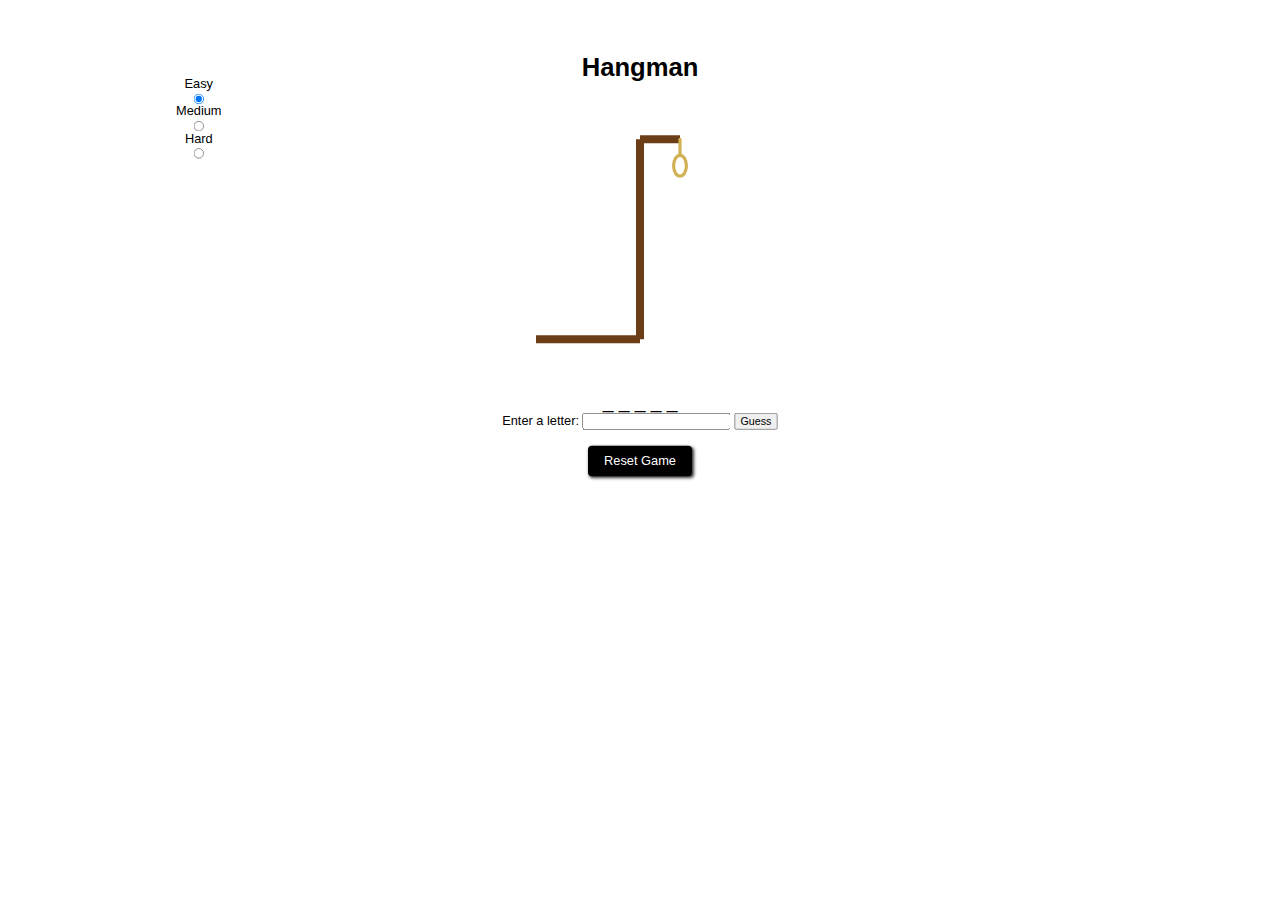
<file: NFTs/hangman.html>
<!DOCTYPE html>
<html lang="en">
<head>
  <meta charset="UTF-8">
  <meta name="viewport" content="width=device-width, initial-scale=1.0">
  <title>Hangman</title>
  <style>
    body {
      font-family: "Roboto", sans-serif;
      text-align: center;
      margin: 30px;
      scale: .8;
      margin-top: 0;
    }

    #header {
        margin-top: 0;
    }

    #difficultyToggle {
     position: absolute;
     top: 30px;
     left: 30px;
     display: flex;
     align-items: center;
     color: white;
     flex-direction: column;
    }

    #difficultyToggle label {
      margin-right: 5px;
      color: black;
    }

    #difficultyToggle input {
      margin-right: 10px;
    }

    #hangman {
      width: 300px;
      height: 300px;
      margin: 20px auto;
      position: relative;
    }

    #reset {
      margin-top: 20px;
      padding: 10px 20px;
      font-size: 16px;
      cursor: pointer;
      background-color: #000000;
      color: white;
      border: none;
      border-radius: 5px;
      box-shadow: 2px 2px 4px rgba(0, 0, 0, 0.8);
      transition: box-shadow 0.2s ease;
    }

    #reset:hover {
      background-color: #3a3a3a;
      
    }

    #reset:active {
        box-shadow: none;
      transition: box-shadow 0.2s ease;
    }

    .gallows-part {
      stroke: rgb(107, 62, 24);
      stroke-width: 10;
      fill: transparent;
    }

    .stick-figure-part {
      stroke: black;
      stroke-width: 4;
      fill: white;
    }
    .stick-figure-part {
      display: none; /* Initially hide stick figure parts */
    }
    .word-container {
      margin-top: 20px;
      font-size: 24px;
    }
  </style>
</head>
<body>

<h1 id="header">Hangman</h1>
<div id="difficultyToggle">
    <label for="easy">Easy</label>
    <input type="radio" id="easy" name="difficulty" value="easy" onclick="setDifficulty('easy')" checked>
  
    <label for="medium">Medium</label>
    <input type="radio" id="medium" name="difficulty" value="medium" onclick="setDifficulty('medium')">
  
    <label for="hard">Hard</label>
    <input type="radio" id="hard" name="difficulty" value="hard" onclick="setDifficulty('hard')">
  </div>

<svg id="hangman" xmlns="http://www.w3.org/2000/svg" viewBox="0 0 300 300">
  <!-- Gallows structure without the stick figure -->
  <line class="gallows-part" x1="20" y1="280" x2="150" y2="280" />
  <line class="gallows-part" x1="150" y1="280" x2="150" y2="30" />
  <line class="gallows-part" x1="150" y1="30" x2="200" y2="30" />
  <line x1="200" y1="30" x2="200" y2="50" 
  fill="none" stroke="#D2B055" stroke-width="4" stroke-linecap="round" />

  <ellipse cx="200" cy="63" rx="8" ry="13" 
  fill="none" stroke="#D2B055" stroke-width="4" stroke-linecap="round" />

  



  
  <!-- Stick figure parts -->
  <circle class="stick-figure-part head" cx="200" cy="80" r="20" />
  <line class="stick-figure-part torso" x1="200" y1="100" x2="200" y2="150" />
  <line class="stick-figure-part left-arm" x1="200" y1="120" x2="180" y2="140" />
  <line class="stick-figure-part right-arm" x1="200" y1="120" x2="220" y2="140" />
  <line class="stick-figure-part left-leg" x1="200" y1="150" x2="180" y2="170" />
  <line class="stick-figure-part right-leg" x1="200" y1="150" x2="220" y2="170" />
</svg>

<div class="word-container" id="wordContainer"></div>
<div>
  <label for="letterInput">Enter a letter: </label>
  <input type="text" id="letterInput" maxlength="1">
  <button onclick="guessLetter()">Guess</button>
  <div   id="resetbutton">
  <button   id="reset" onclick="resetGame()">Reset Game</button>
  </div>
  <p id="gameOverMessage"></p>
  
</div>

<script>
   let difficulty = 'easy';

function setDifficulty(level) {
  difficulty = level;
  resetGame();
}

function getRandomWord() {
  let wordList;

  switch (difficulty) {
    case 'easy':
    wordList = [
  "cake", "tree", "frog", "gold", "moon", "rain", "fire", "fish", "bird", "rose",
  "ball", "ship", "book", "wind", "star", "bell", "rose", "leaf", "baby", "lamp",
  "rock", "leaf", "note", "flag", "mars", "pear", "wolf", "lamp", "maze", "door",
  "mask", "clay", "cave", "ruby", "dawn", "pear", "bark", "surf", "park", "oven",
  "lily", "song", "dart", "palm", "chip", "fork", "fern", "iris", "salt", "silk",
  "kite", "rope", "mask", "fade", "fern", "ruby", "game", "fire", "opal", "soar",
  "fern", "ruby", "sage", "mint", "tide", "dark", "moon", "wind", "tide", "fire",
  "gold", "ruby", "opal", "leaf", "gold", "lake", "moon", "rose", "silk", "fire",
  "sage", "gold", "fern", "maze", "opal", "bark", "gold", "rain", "maze", "rose",
  "fern", "wolf", "tide", "lake", "bark", "opal", "ruby", "star", "maze", "iris",
  "earth", "ocean", "apple", "juice", "sunny", "beach", "table", "chair", "tiger", "piano",
  "storm", "heart", "fairy", "grape", "dream", "music", "panda", "queen", "honey", "smile",
  "happy", "zebra", "dream", "earth", "jelly", "crown", "peace", "zebra", "ocean", "chess",
  "magic", "hazel", "candy", "crane", "novel", "mango", "blend", "swirl", "dream", "sunny",
  "cloud", "flower", "beard", "melon", "couch", "pilot", "trunk", "frost", "whale", "crisp",
  "sugar", "chair", "stove", "maple", "olive", "toast", "wrist", "scent", "glove", "melon",
  "beard"];
      break;
    case 'medium':
    wordList = [
  "banana", "guitar", "rocket", "silver", "frozen", "shadow", "planet", "turtle", "purple", "camera",
  "fluent", "breeze", "sunset", "orange", "travel", "basket", "temple", "summer", "gentle", "fierce",
  "castle", "circle", "pebble", "ribbon", "smooth", "saddle", "silent", "brunch", "gleam", "wisdom",
  "sizzle", "drizzle", "prance", "quirky", "grains", "fumble", "shovel", "crunch", "mingle", "ripple",
  "velvet", "glisten", "silken", "quaint", "nectar", "mellow", "harbor", "whisper", "shadow", "humble",
  "burden", "kindle", "whimsy", "puzzle", "zigzag", "quiver", "deluxe", "sketch", "butter", "starry",
  "zingy", "jovial", "honest", "whirl", "divine", "spirit", "glint", "zenith", "sketch", "lively",
  "sizzle", "dapper", "jumble", "unique", "whimsy", "sprint", "prance", "glisten", "fierce", "cascade",
  "quaint", "flutter", "lagoon", "whirl", "spiral", "cherry", "fruity", "velvet", "daring", "quiver",
  "mesmer", "ripple", "whisper", "golden", "cascade", "crystal", "silken", "deluxe", "butter", "grains",
  "freedom", "plaster", "program", "library", "glitter", "harmony", "account", "sanctum", "trouble", "weather",
  "chamber", "morning", "instant", "present", "install", "history", "premium", "stretch", "central", "victory",
  "upgrade", "explode", "comfort", "tribute", "explorer", "visible", "village", "awesome", "protest", "capture",
  "upgrade", "courage", "tourist", "scribble", "sunrise", "realize", "hydrate", "freight", "captain", "abandon",
  "sandwich", "analyze", "balance", "disturb", "feature", "captain", "sustain", "whisper", "wisdom", "society",
  "airport", "revolve", "diamond", "picture", "plaster", "harmony", "program", "journey", "freight", "comfort",
  "sanctum", "history", "install", "weather", "chamber", "instant", "capture", "explode", "victory", "upgrade",
  "present", "explode", "morning", "library", "visible", "tribute", "premium", "upgrade", "awesome", "tourist",
  "realize", "analyze", "freedom", "feature", "abandon", "comfort", "journey", "central", "hydrate", "sustain",

];
      break;
    case 'hard':
      wordList = ["solution", "elephant", "umbrella", "favorite", "creative", "tropical", "bluebird", "colorful", "laughter", "keyboard",
  "birthday", "friendly", "memorial", "thinking", "notebook", "practice", "snowflake", "slippery", "daughter", "afternoon",
  "magnetic", "remember", "gorgeous", "meditate", "freestyle", "adventure", "appliance", "blackout", "camouflage", "celebrate",
  "direction", "essential", "forgotten", "generator", "happiness", "jewellery", "knowledge", "landscape", "marketing", "nutrition",
  "operation", "permanent", "questions", "restaurant", "serendipity", "telephone", "understand", "vegetable", "waterfall", "appreciate",
  "background", "celebration", "difference", "educational", "friendship", "hypothesis", "information", "journalist", "laboratory",
  "mysterious", "newsletter", "orangutan", "persuasion", "qualification", "revolution", "satisfaction", "traditional", "volunteer",
  "wanderlust", "xylophone", "yellowstone", "zookeeper", "abracadabra", "boulevard", "cappuccino", "dandelion", "enthusiasm", "flabbergast",
  "gobbledegook", "hippopotamus", "juxtaposition", "kaleidoscope", "lackadaisical", "magnificent", "necessitate", "obfuscation", "perpendicular",
  "quizzically", "breathe", "climbing", "dominate", "eternity", "festival", "generate", "happiness", "invisible", "judgment", "kangaroo",
  "landscape", "mysterious", "narrative", "operation", "paradise", "quarantine", "rebellion", "secretive", "transform", "umbrella",
  "velocity", "whisper", "evidence", "exquisite", "fantastic", "gratitude", "holistic", "illusion", "jubilant", "kaleidoscope",
  "labyrinth", "marvelous", "nominate", "optimism", "paradigm", "quintessence", "radiant", "symphony", "tantalize", "ultimate",
  "vibrant", "wonderful", "xenophobic", "yearning", "zeppelin", "accidental", "benevolent", "cosmopolitan", "diaphanous", "ephemeral",
  "fluctuate", "gregarious", "hierarchical", "incandescent", "juxtapose", "luminous", "meticulous", "nonchalant", "obfuscate"];
      break;
    default:
      wordList = [];
  }

  return wordList[Math.floor(Math.random() * wordList.length)];
}

function initializeGame() {
  selectedWord = getRandomWord();
  guessedWord = Array(selectedWord.length).fill('_');
  wrongGuessCount = 0;
  document.querySelectorAll(".stick-figure-part").forEach(part => part.style.display = "none");
  updateWordDisplay();
}

function updateWordDisplay() {
  document.getElementById("wordContainer").innerText = guessedWord.join(' ');
}

function guessLetter() {
  const letterInput = document.getElementById("letterInput");
  const guessedLetter = letterInput.value.toLowerCase();


  if (selectedWord.includes(guessedLetter)) {
    for (let i = 0; i < selectedWord.length; i++) {
      if (selectedWord[i] === guessedLetter) {
        guessedWord[i] = guessedLetter;
      }
    }
  } else {
    wrongGuessCount++;
    const stickFigurePart = document.querySelector(`.stick-figure-part:nth-child(${wrongGuessCount + 5})`);

    if (stickFigurePart) {
      stickFigurePart.style.display = "initial";
    }

    if (wrongGuessCount === 6) {
      displayGameOverMessage(false);
      return;
    }
  }

  // Update word display before checking game state
  updateWordDisplay();

  if (!guessedWord.includes('_')) {
    displayGameOverMessage(true);
    return;
  }

  letterInput.value = "";
}

function resetGame() {
  initializeGame();
  document.getElementById("gameOverMessage").style.display = "none";
  // Clear the guess entry line
  document.getElementById("letterInput").value = "";
}

function displayGameOverMessage(win) {
  const gameOverMessage = document.getElementById("gameOverMessage");

  // ... existing code ...

  gameOverMessage.style.display = "block";
  gameOverMessage.innerText = win ? 
    `Congratulations! You guessed the word: ${selectedWord}` : 
    `Game over! The correct word was: ${selectedWord}`;
}

initializeGame(); // Initialize the game on page load

  </script>
  

</body>
</html>
</file>
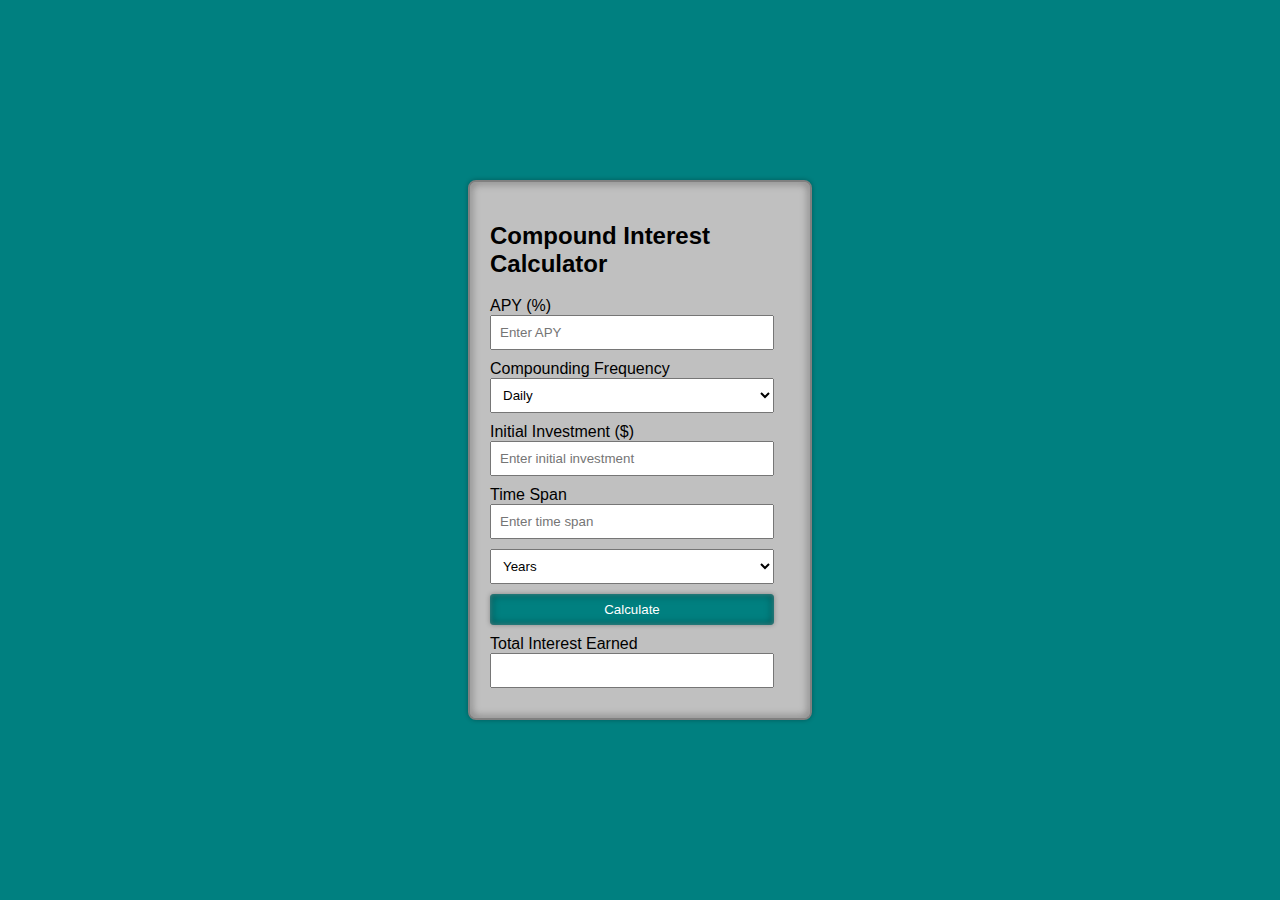
<file: NFTs/Interest Calculator.html>
<!DOCTYPE html>
<html lang="en">
<head>
  <meta charset="UTF-8">
  <meta name="viewport" content="width=device-width, initial-scale=1.0">
  <title>Compound Interest Calculator</title>
  <style>
    body {
      font-family: 'Arial', sans-serif;
      background-color: #008080;
      color: #000000;
      display: flex;
      align-items: center;
      justify-content: center;
      height: 100vh;
      margin: 0;
    }
  
    #calculator {
      border: 2px solid #808080;
      border-radius: 8px;
      padding: 20px;
      width: 300px;
      background-color: #c0c0c0;
      box-shadow: 
        0 0 5px rgba(0, 0, 0, 0.3), /* Outer shadow */
        inset 0 0 5px rgba(255, 255, 255, 0.3), /* Inner highlight */
        inset 0 0 10px rgba(0, 0, 0, 0.5); /* Inner shadow */
    }
  
    input, select, button {
      margin-bottom: 10px;
      padding: 8px;
      width: calc(100% - 16px);
      box-sizing: border-box;
    }
  
    button {
      background-color: #008080;
      color: #ffffff;
      cursor: pointer;
      border: none;
      border-radius: 4px;
      box-shadow: 
        0 0 5px rgba(0, 0, 0, 0.3), /* Outer shadow */
        inset 0 0 5px rgba(255, 255, 255, 0.3), /* Inner highlight */
        inset 0 0 10px rgba(0, 0, 0, 0.5); /* Inner shadow */
    }
  
    button:hover {
      background-color: #006666;
    }
  </style>
  
</head>
<body>

<div id="calculator">
  <h2>Compound Interest Calculator</h2>

  <label for="apy">APY (%)</label>
  <input type="number" id="apy" placeholder="Enter APY">

  <label for="compounding">Compounding Frequency</label>
  <select id="compounding">
    <option value="daily">Daily</option>
    <option value="weekly">Weekly</option>
    <option value="monthly">Monthly</option>
    <option value="yearly">Yearly</option>
  </select>

  <label for="investment">Initial Investment ($)</label>
  <input type="number" id="investment" placeholder="Enter initial investment">

  <label for="time">Time Span</label>
  <input type="number" id="time" placeholder="Enter time span">
  <select id="timeUnit">
    <option value="years">Years</option>
    <option value="months">Months</option>
    
  </select>

  <button onclick="calculateCompoundInterest()">Calculate</button>

  <label for="result">Total Interest Earned</label>
  <input type="text" id="result" readonly>
</div>

<script>
    function calculateCompoundInterest() {
      const apy = document.getElementById('apy').value;
      const compounding = document.getElementById('compounding').value;
      const investment = document.getElementById('investment').value;
      const time = document.getElementById('time').value;
      const timeUnit = document.getElementById('timeUnit').value;
  
      const rate = apy / 100;
      let n;
  
      switch(compounding) {
        case 'daily':
          n = 365;  // Compounding daily, but annual rate
          break;
        case 'weekly':
          n = 52;   // Compounding weekly, but annual rate
          break;
        case 'monthly':
          n = 12;   // Compounding monthly, but annual rate
          break;
        case 'yearly':
          n = 1;    // Compounding yearly, standard case
          break;
      }
  
      const periods = timeUnit === 'months' ? time / 12 * n : time * n;
      const compoundInterest = investment * Math.pow(1 + rate / n, periods) - investment;
      
      document.getElementById('result').value = compoundInterest.toFixed(2);
    }
  </script>
  

</body>
</html>
</file>
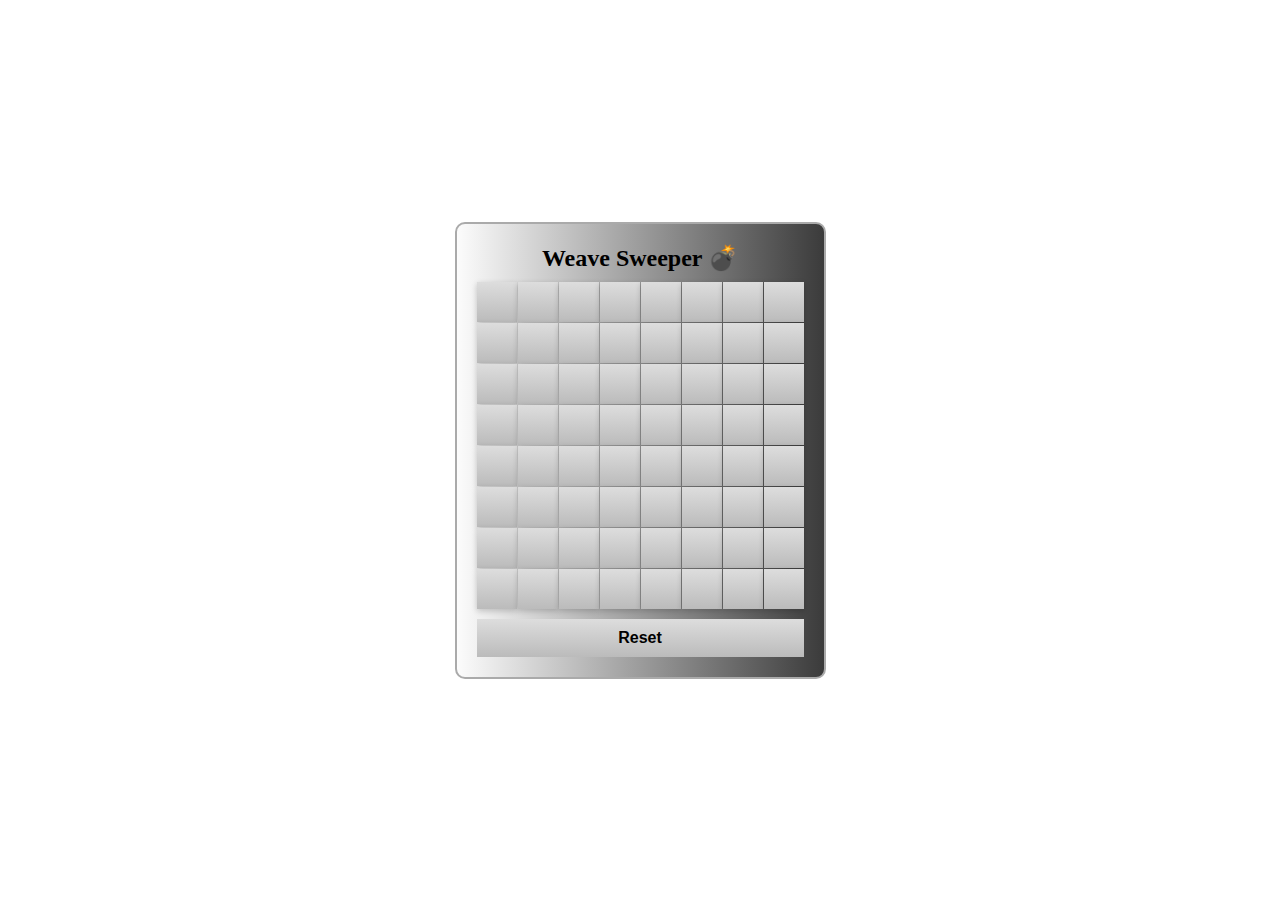
<file: NFTs/Weave Sweeper.html>
<!DOCTYPE html>
<html lang="en">
<head>
    <meta charset="UTF-8">
    <meta name="viewport" content="width=device-width, initial-scale=1.0">
    <title>Weave Sweeper</title>
    <style>
        body {
            display: flex;
            align-items: center;
            justify-content: center;
            flex-direction: column;
            height: 100vh;
            margin: 0;
            perspective: 600px;
        }

        .console {
            display: flex;
            flex-direction: column;
            align-items: center;
            border: 2px solid #aaa;
            padding: 20px;
            border-radius: 10px;
            background: linear-gradient(to right, #fcfcfc, #3b3b3b);
        }

        .header {
            font-size: 24px;
            margin-bottom: 10px;
            font-weight: bolder;
        }

        .grid {
            display: grid;
            grid-template-columns: repeat(8, 40px);
            gap: 1px;
            transform-style: preserve-3d;
        }

        .cell {
            width: 40px;
            height: 40px;
            border: none;
            background: linear-gradient(to bottom, #ddd, #bbb);
            display: flex;
            align-items: center;
            justify-content: center;
            font-size: 18px;
            cursor: pointer;
            user-select: none;
            transition: transform 0.2s, box-shadow 0.2s, background 0.2s;
            transform-origin: center;
            box-shadow: 0 2px 6px rgba(0, 0, 0, 0.2);
        }

        .cell:active {
            transform: translateY(2px);
            box-shadow: none;
            background: linear-gradient(to bottom, #bbb, #999);
        }

        .revealed {
            transform: none;
            box-shadow: none;
            background: linear-gradient(to bottom, #ccc, #7a7a7a);
        }

        .flagged {
            background-color: #f00;
            color: #fff;
        }

        .reset-button {
            width: 100%;
            padding: 10px;
            background: linear-gradient(to bottom, #ddd, #bbb);
            border: none;
            cursor: pointer;
            font-size: 16px;
            font-weight: bold;
            margin-top: 10px;
            transition: background 0.2s;
        }

        .reset-button:hover {
            background: linear-gradient(to bottom, #bbb, #999);
        }

        @keyframes explode {
            0% {
                transform: scale(1);
            }
            50% {
                transform: scale(1.2);
            }
            100% {
                transform: scale(0);
            }
        }

        .mine.exploding {
            animation: explode 0.5s ease-in-out;
        }
    </style>
</head>
<body>

<div class="console">
    <div class="header">Weave Sweeper 💣</div>
    <div class="grid" id="grid"></div>
    <button class="reset-button" onclick="resetGame()">Reset</button>
</div>

<script>
    let gridContainer = document.getElementById('grid');
    let resetButton = document.querySelector('.reset-button');
    let gridSize = 8;
    let numMines = 10;
    let mineLocations = [];
    let gameEnded = false;

    function initializeGame() {
        createGrid();
        placeMines();
        updateGrid();
    }

    function createGrid() {
        for (let i = 0; i < gridSize * gridSize; i++) {
            const cell = document.createElement('div');
            cell.classList.add('cell');
            cell.dataset.index = i;
            cell.addEventListener('click', handleCellClick);
            cell.addEventListener('contextmenu', handleCellRightClick);
            gridContainer.appendChild(cell);
        }
    }

    function placeMines() {
        mineLocations = [];
        for (let i = 0; i < numMines; i++) {
            let randomIndex;
            do {
                randomIndex = Math.floor(Math.random() * (gridSize * gridSize));
            } while (mineLocations.includes(randomIndex));

            mineLocations.push(randomIndex);
        }
    }

    function handleCellClick(event) {
        if (gameEnded) return;

        const clickedCell = event.target;
        const index = parseInt(clickedCell.dataset.index);

        if (event.button === 0) { // Left-click
            if (mineLocations.includes(index)) {
                revealMines(index);
                resetButton.textContent = 'You hit a MINE! Reset to play again';
            } else {
                const adjacentMines = countAdjacentMines(index);
                clickedCell.textContent = adjacentMines || '';
                clickedCell.style.backgroundColor = '#ddd';
                clickedCell.removeEventListener('click', handleCellClick);

                if (adjacentMines === 0) {
                    revealEmptyCells(index);
                }
            }

            clickedCell.classList.add('revealed');
            checkGameOutcome();
        }
    }

    function handleCellRightClick(event) {
        event.preventDefault();
        const clickedCell = event.target;
        const index = parseInt(clickedCell.dataset.index);

        if (gameEnded) return;

        clickedCell.classList.toggle('flagged');
        clickedCell.textContent = clickedCell.classList.contains('flagged') ? '🚩' : '';

        checkGameOutcome();
    }

    function countAdjacentMines(index) {
        const neighbors = getNeighbors(index);
        return neighbors.filter(neighbor => mineLocations.includes(neighbor)).length;
    }

    function getNeighbors(index) {
        const row = Math.floor(index / gridSize);
        const col = index % gridSize;
        const neighbors = [];

        for (let i = row - 1; i <= row + 1; i++) {
            for (let j = col - 1; j <= col + 1; j++) {
                if (i >= 0 && i < gridSize && j >= 0 && j < gridSize && !(i === row && j === col)) {
                    neighbors.push(i * gridSize + j);
                }
            }
        }

        return neighbors;
    }

    function revealEmptyCells(index) {
        const neighbors = getNeighbors(index);

        for (const neighbor of neighbors) {
            const cell = gridContainer.children[neighbor];
            if (cell && !cell.textContent && cell.style.backgroundColor !== '#ddd') {
                cell.click();
            }
        }
    }

    function revealMines(clickedIndex) {
        for (const mineIndex of mineLocations) {
            const mineCell = gridContainer.children[mineIndex];

            if (mineIndex === clickedIndex) {
                mineCell.textContent = '💥';
                mineCell.classList.add('mine', 'exploding');

                // Remove the explosion class after the animation ends
                mineCell.addEventListener('animationend', function explosionEnd() {
                    mineCell.classList.remove('exploding');
                    mineCell.removeEventListener('animationend', explosionEnd); // Remove the listener after it's used
                });
            } else {
                mineCell.textContent = '💣'; // Still reveal other mines without explosion
            }
        }

        endGame();
    }

    function checkGameOutcome() {
        const flaggedCells = document.querySelectorAll('.flagged').length;
        const totalMines = mineLocations.length;

        if (flaggedCells === totalMines) {
            resetButton.textContent = 'You WON! Reset to play again';
            endGame();
        }
    }

    function endGame() {
        gameEnded = true;
    }

    function resetGame() {
        gridContainer.innerHTML = ''; // Clear the grid
        gameEnded = false;
        resetButton.textContent = 'Reset';
        initializeGame();
    }

    function updateGrid() {
        // Uncomment the following line to show mine locations in the console for testing purposes
        // console.log('Mine locations:', mineLocations);
    }

    initializeGame();
</script>

</body>
</html>
</file>
<file: styles.css>
body {
    margin: 0;
    font-family: 'Roboto', sans-serif;
    background: white;
    color: #000000;
    display: flex;
    flex-direction: column;
    align-items: center;
}

header {
    text-align: center;
    width: 100%;
    background-color: #ffffff;
    color: #000;
    font-size: 45px; 
    margin-bottom: 0;
}

#baselogo {
    display: flex;
    justify-content: center;
    align-items: center;
    height: 10vh; /* This ensures the logo takes full height of the viewport */
    margin: 20px auto; /* Adjust the top margin as needed */
}

#arweavelogo {
    display: flex;
    justify-content: center;
    align-items: center;
    height: 10vh; /* This ensures the logo takes full height of the viewport */
    margin: 20px auto; /* Adjust the top margin as needed */
}

#oplogo {
    display: flex;
    justify-content: center;
    align-items: center;
    height: 10vh; /* This ensures the logo takes full height of the viewport */
    margin: 20px auto; /* Adjust the top margin as needed */
}

.page-menu {
    background-color: white;
    padding: 25px 10px;
    text-align: center;
    width: 70%;
    border-top: solid 2px black;
    border-bottom: solid 2px black;
}

.page-menu a {
    width: 30%;
    color: rgb(0, 0, 0);
    text-decoration: none;
    margin: 0px 15px;
    padding: 8px 12px;
    border: 2px solid black;
    border-radius: 5px;
    transition: background-color 0.3s;
    box-shadow: 2px 2px 4px black;
}

.page-menu a:active {
    background-color: #c7c7c7;
    box-shadow: none;
}

footer {
    text-align: center;
    width: 100%;
    padding: 40px;
    margin-top: 40px;
    background-color: #ffffff;
    color: #000;
} 

#intro {
    text-align: center;
    padding: 0px;
    max-width: 50%;
    margin: 0px auto;
    display: flex;
    align-items: center;
    justify-content: center;
    font-size: x-large;
}



#home-link {
    position: absolute;
    top: 20px;
    left: 30px;
    text-decoration: none;
}

#home-link img {
    width: 40px;
    height: auto;
}

#games {
    text-align: center;
    font-size: 45px;
}

#gallery {
    display: flex;
    justify-content: center;
    align-items: flex-start;
    margin-bottom: 0;
}

#utilityGallery {
    display: flex;
    justify-content: center;
    align-items: flex-start;
    margin-bottom: 0;
}

#utilities {
    text-align: center;
    font-size: 45px;
}

#basefooter {
    width: 70px;
    height: auto;
}

#Based {
    font-size: x-large;
    text-decoration: none;
    color: #000;
}

.card {
    width: 300px;
    height: 400px;
    margin: 20px;
    padding: 20px;
    border-radius: 10px;
    box-shadow: 0 4px 12px rgba(255, 73, 158, 0.137);
    transition: transform 0.3s;
    overflow: hidden;
    display: flex;
    flex-direction: column;   
    box-sizing: border-box;
    position: relative;
    background: linear-gradient(45deg, #FFE018, #FF6C00, #FF0074);
}

.card h2 {
    color: #000000;
    margin-top: 6px;
    margin-bottom: 0px;
    background-color: #ffffff;
    border: 4px solid white;
    font-size: 18px;
    text-align: center;
}

.card img {
    width: 97.25%;
    height: 200px;
    object-fit: cover;
    margin-bottom: 0;
    transition: 0.5s ease-out;
    border: 4px solid white;
    justify-content: center;
}

.card p {
    position: relative;
    margin-top: 0px;
    font-size: small;
    overflow: hidden;
    transition: 0.7s ease-in-out;
    background-color: #ffffff;
    border-left: 4px solid white;
    border-bottom: 4px solid white;
    min-height: 110px;
}

.card:hover p {
    height: auto;
    min-height: 100px;
}

.card:hover img {
    height: 0;
}


/* Media Query for screens with a maximum width of 600px */
@media only screen and (max-width: 700px) {

    header {
        text-align: center;
        width: 100%;
        background-color: #ffffff;
        color: #000;
        margin-top: 20px;
        font-size: 15px;
    }

    footer {
        text-align: center;
        width: 100%;
        text-align: center;
        padding: 40px;
        margin-top: 40px;
        background-color: #ffffff;
        color: #000;
    }
    

    #baselogo {
        max-width: 70%;
        height: auto;
    }

    #arweavelogo {
        max-width: 80%;
        height: auto;
    }

    #intro {
        font-size: smaller;
    }

    #home-link {
        position: absolute;
        top: 10px;
        left: 10px;
        text-decoration: none;
    }

    #gallery, #utilityGallery {
        flex-direction: column; /* Stack cards in a single column */
        align-items: center; /* Center cards horizontally */
    }

    .page-menu a {
        width: auto; /* Allow buttons to fit content */
        margin: 5px auto; /* Center buttons with automatic margins */
        display: block; /* Stack the links */
        padding: 10px; /* Increase touch area */
    }


    .card {
        max-width: 70%;
        margin: 10px 0; /* Add some margin between cards */
    }

    .card h2 {
        font-size: 1.2rem;
        text-align: center;
    }

    .card p {
        font-size: small;
    }
}
</file>
